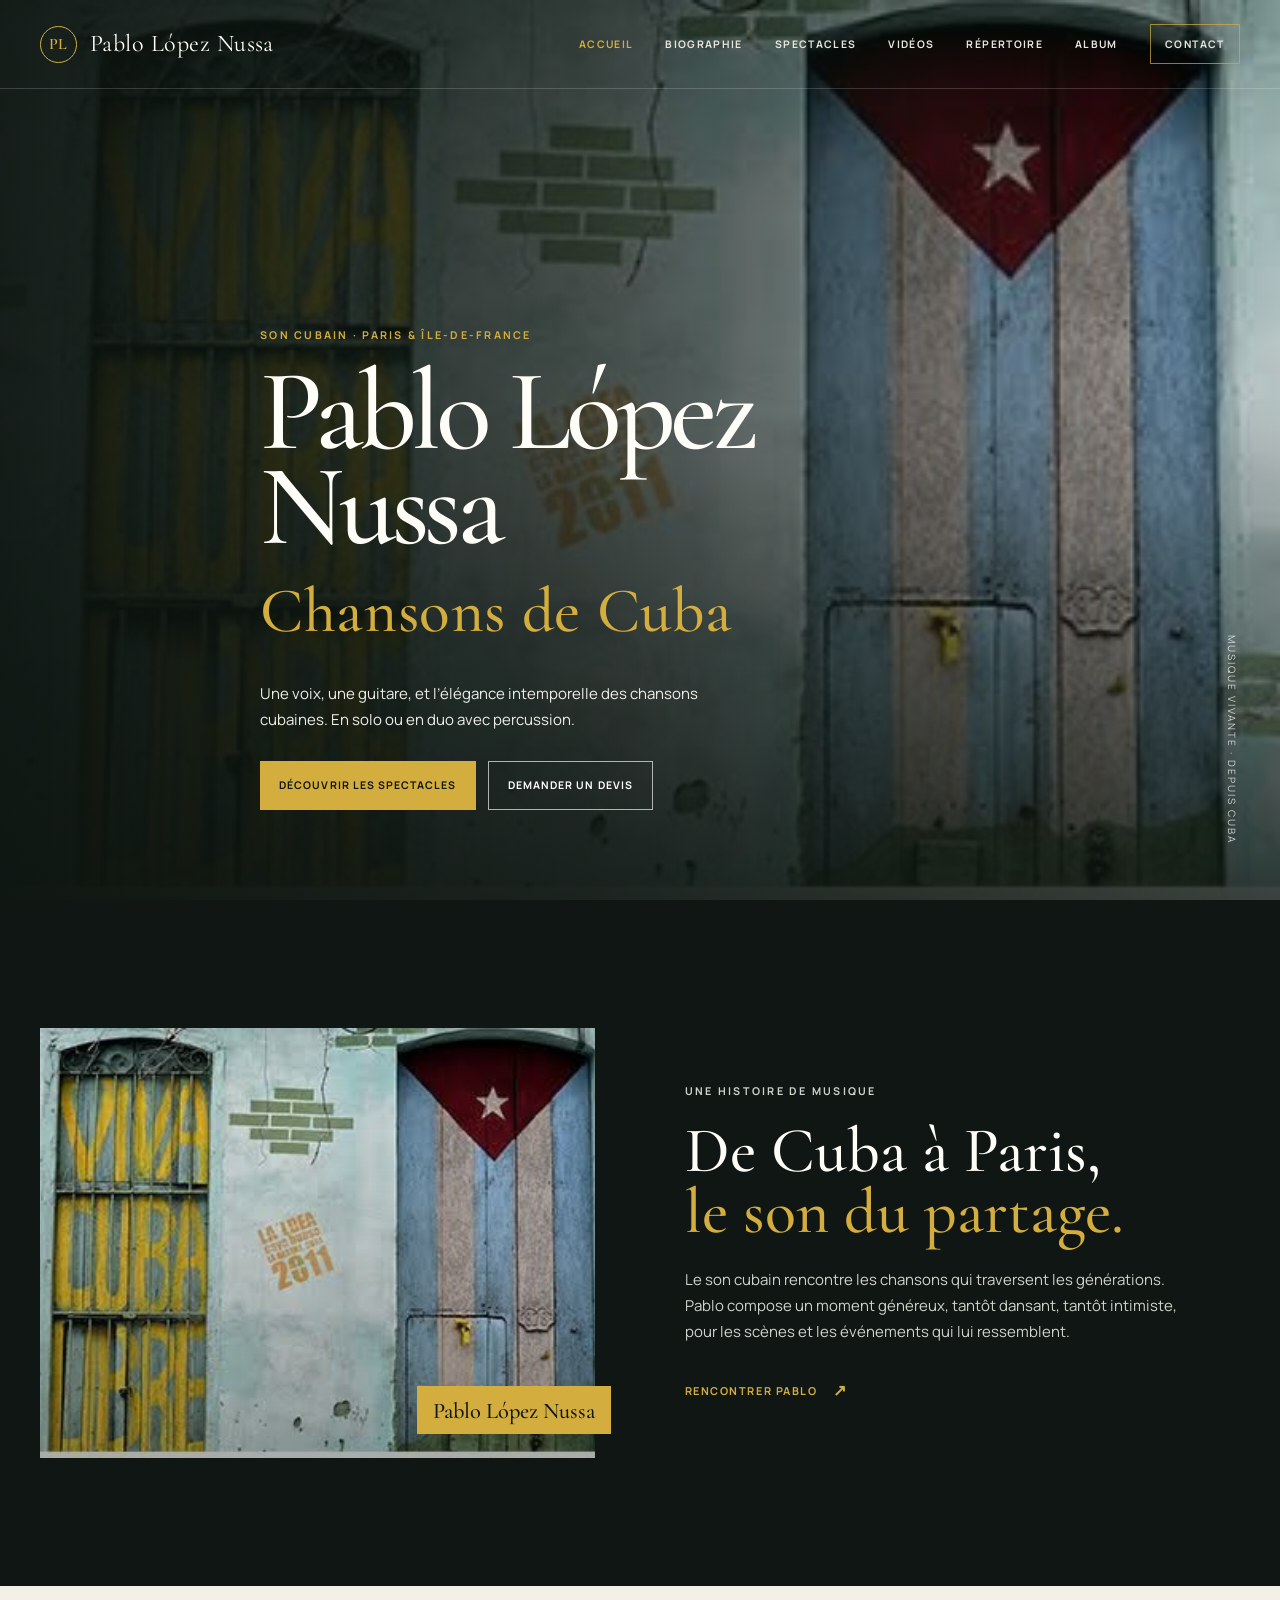
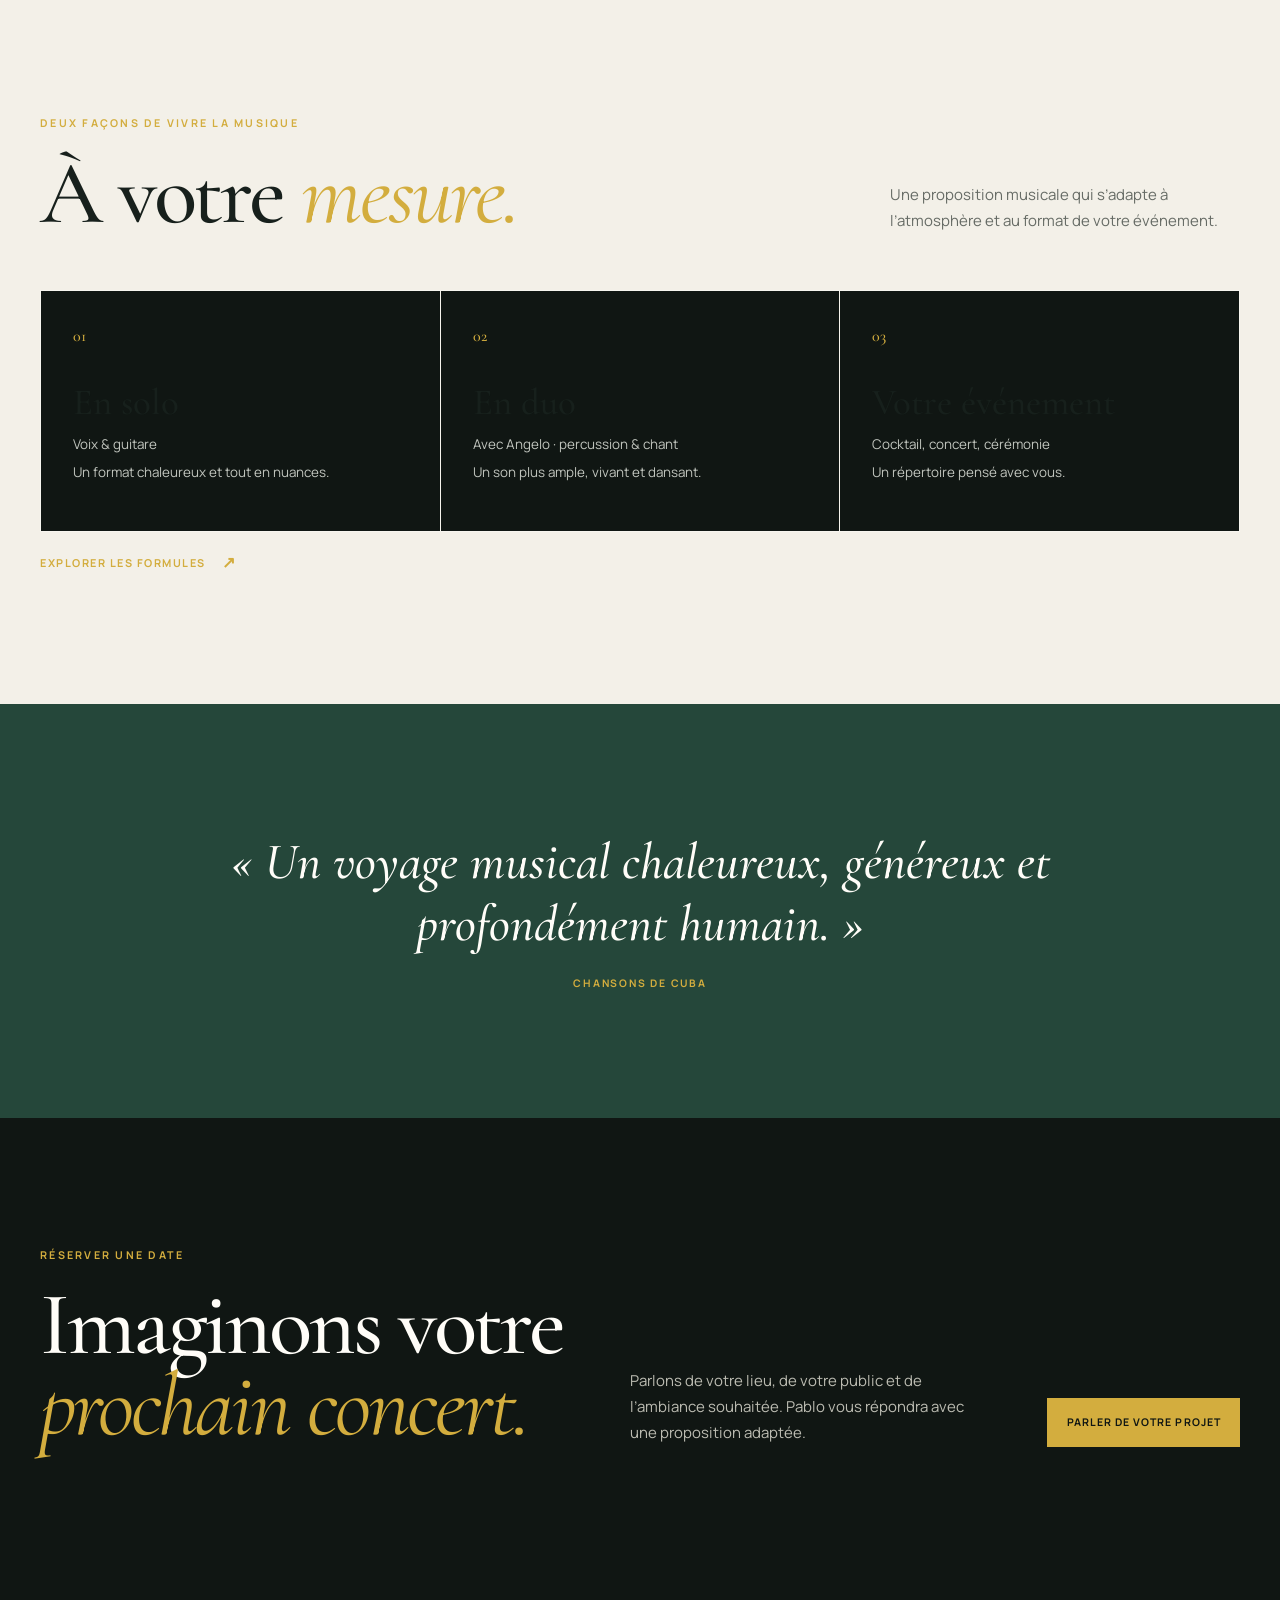
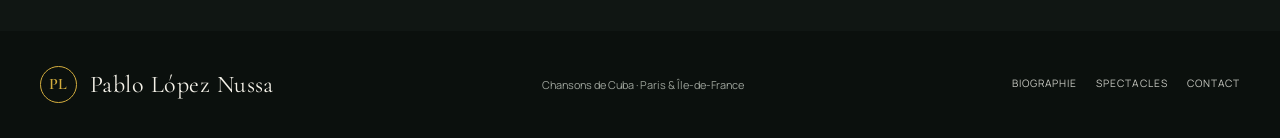
<file: theme-4/index.html>
<!doctype html>
<html lang="fr">
<head>
  <meta charset="utf-8"><meta name="viewport" content="width=device-width, initial-scale=1">
  <meta name="description" content="Pablo López Nussa — chansons de Cuba, musique live à Paris et en Île-de-France.">
  <title>Pablo López Nussa — Chansons de Cuba</title><link rel="stylesheet" href="style.css">
</head>
<body>
<a class="skip" href="#contenu">Aller au contenu</a>
<header class="topbar"><div class="wrap topbar-inner"><a class="brand" href="index.html"><span class="brand-mark">PL</span><span>Pablo López Nussa</span></a><button class="menu" aria-expanded="false" aria-label="Ouvrir le menu">☰</button><nav class="nav" aria-label="Navigation principale"><a href="index.html" aria-current="page">Accueil</a><a href="biographie.html">Biographie</a><a href="spectacles.html">Spectacles</a><a href="videos.html">Vidéos</a><a href="repertoire.html">Répertoire</a><a href="album.html">Album</a><a class="nav-contact" href="contact.html">Contact</a></nav></div></header>
<main id="contenu">
  <section class="hero"><div class="wrap hero-copy"><p class="eyebrow">Son cubain · Paris &amp; Île-de-France</p><h1>Pablo López Nussa<span>Chansons de Cuba</span></h1><p class="hero-lede">Une voix, une guitare, et l’élégance intemporelle des chansons cubaines. En solo ou en duo avec percussion.</p><div class="actions"><a class="button button-gold" href="spectacles.html">Découvrir les spectacles</a><a class="button button-outline" href="contact.html">Demander un devis</a></div></div><span class="hero-index">Musique vivante · Depuis Cuba</span></section>
  <section class="section section-dark"><div class="wrap feature-grid"><div class="feature-image" role="img" aria-label="Façades colorées de La Havane"></div><div class="feature-copy"><p class="kicker">Une histoire de musique</p><h2>De Cuba à Paris,<br><span>le son du partage.</span></h2><p>Le son cubain rencontre les chansons qui traversent les générations. Pablo compose un moment généreux, tantôt dansant, tantôt intimiste, pour les scènes et les événements qui lui ressemblent.</p><a class="text-link" href="biographie.html">Rencontrer Pablo</a></div></div></section>
  <section class="section section-paper"><div class="wrap"><div class="section-head"><div><p class="kicker">Deux façons de vivre la musique</p><h2>À votre <em>mesure.</em></h2></div><p>Une proposition musicale qui s’adapte à l’atmosphère et au format de votre événement.</p></div><div class="cards"><article class="card"><span class="number">01</span><h3>En solo</h3><p>Voix &amp; guitare</p><p>Un format chaleureux et tout en nuances.</p></article><article class="card"><span class="number">02</span><h3>En duo</h3><p>Avec Angelo · percussion &amp; chant</p><p>Un son plus ample, vivant et dansant.</p></article><article class="card"><span class="number">03</span><h3>Votre événement</h3><p>Cocktail, concert, cérémonie</p><p>Un répertoire pensé avec vous.</p></article></div><a class="text-link" href="spectacles.html">Explorer les formules</a></div></section>
  <section class="section section-green"><div class="wrap"><blockquote class="quote">« Un voyage musical chaleureux, généreux et profondément humain. »<span class="quote-by">Chansons de Cuba</span></blockquote></div></section>
  <section class="section section-dark"><div class="wrap section-head"><div><p class="kicker">Réserver une date</p><h2>Imaginons votre<br><em>prochain concert.</em></h2></div><p>Parlons de votre lieu, de votre public et de l’ambiance souhaitée. Pablo vous répondra avec une proposition adaptée.</p><a class="button button-gold" href="contact.html">Parler de votre projet</a></div></section>
</main>
<footer class="site-footer"><div class="wrap footer-inner"><a class="brand" href="index.html"><span class="brand-mark">PL</span><span>Pablo López Nussa</span></a><p>Chansons de Cuba · Paris &amp; Île-de-France</p><nav class="footer-nav"><a href="biographie.html">Biographie</a><a href="spectacles.html">Spectacles</a><a href="contact.html">Contact</a></nav></div></footer><script src="site.js"></script>
</body></html>
</file>
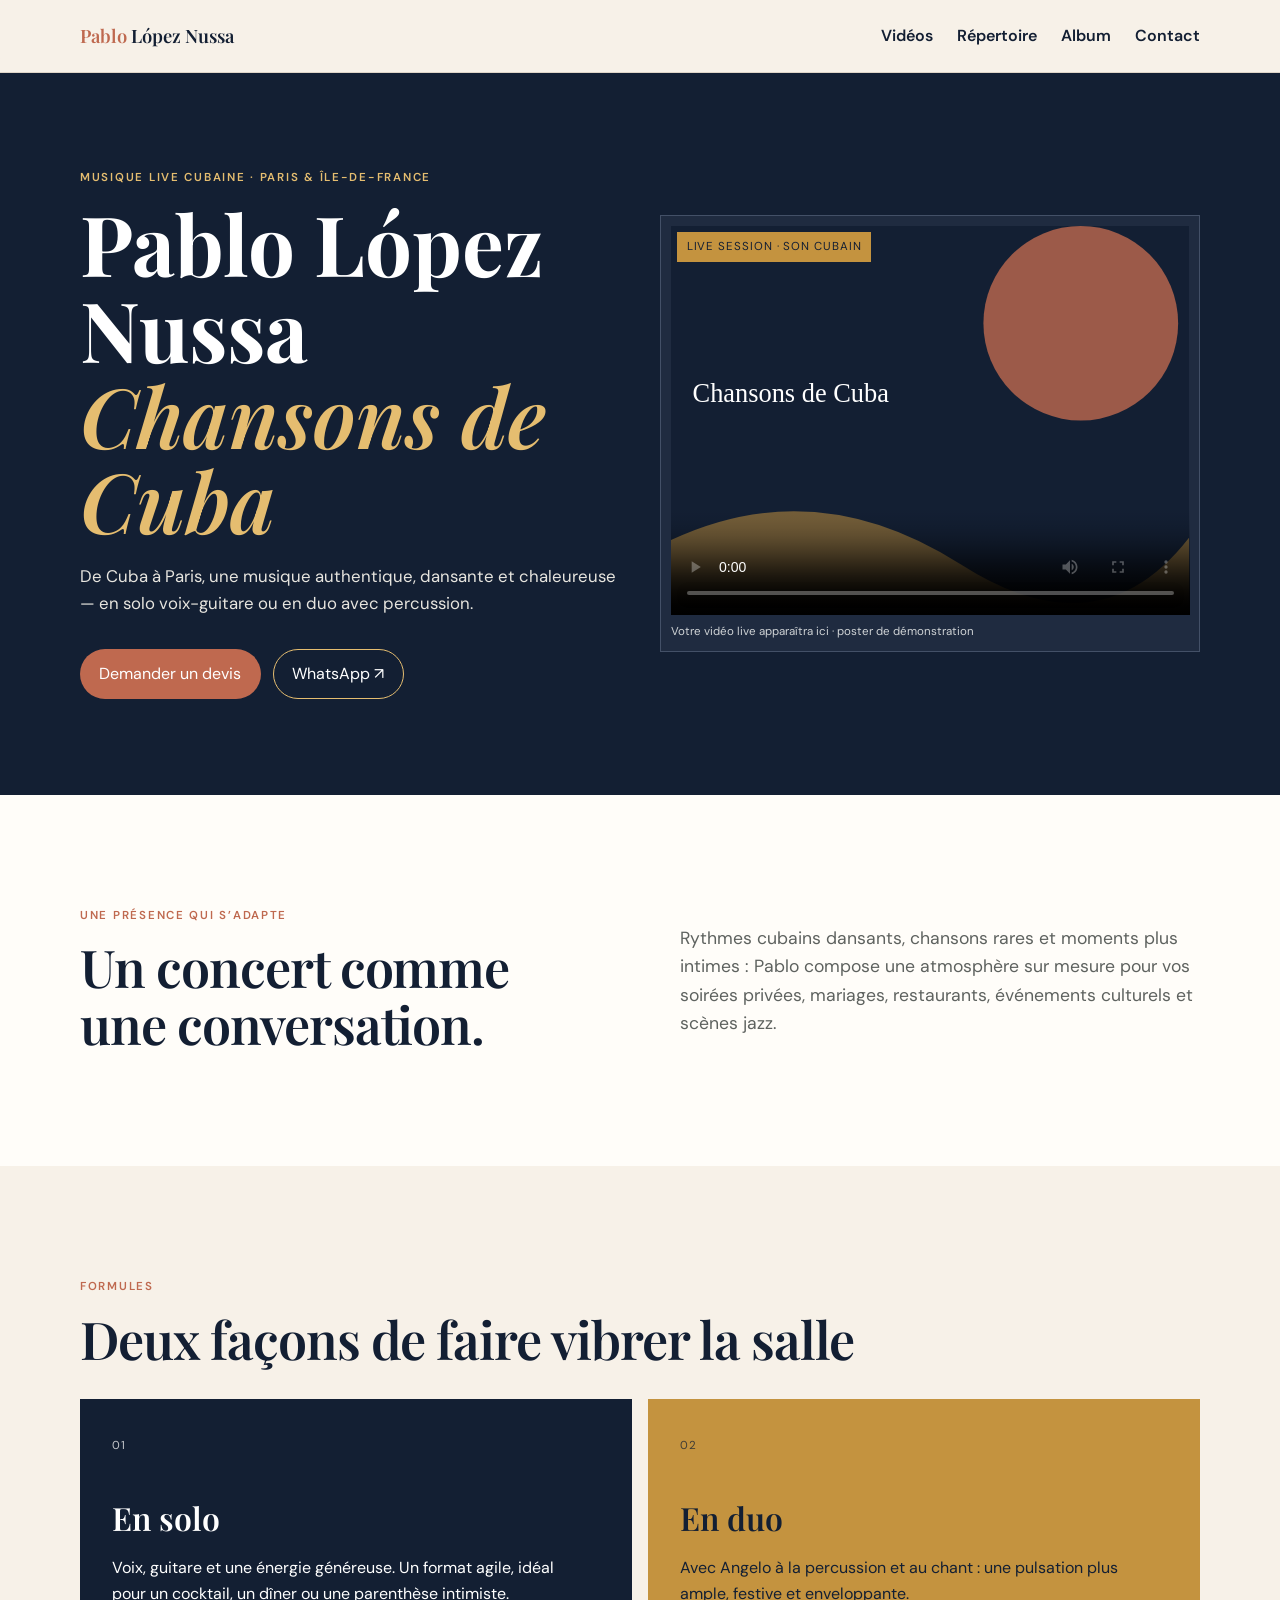
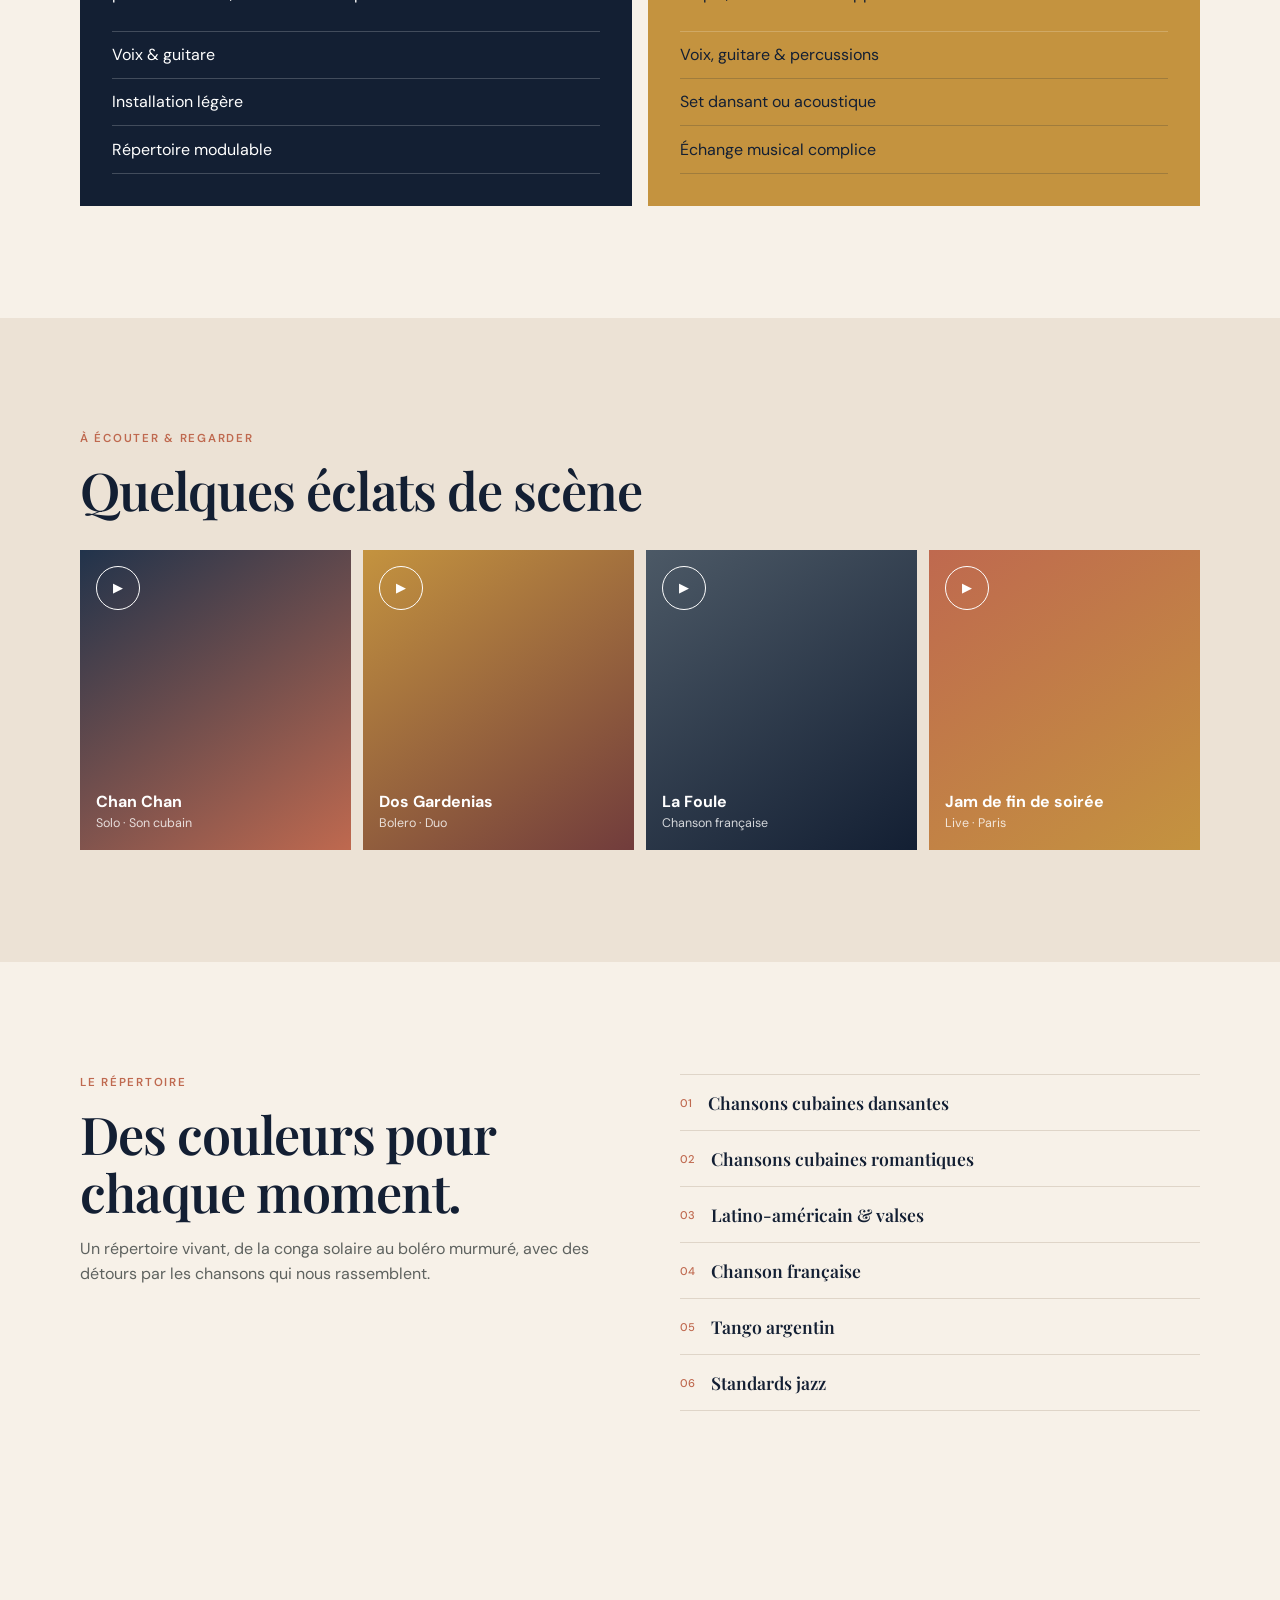
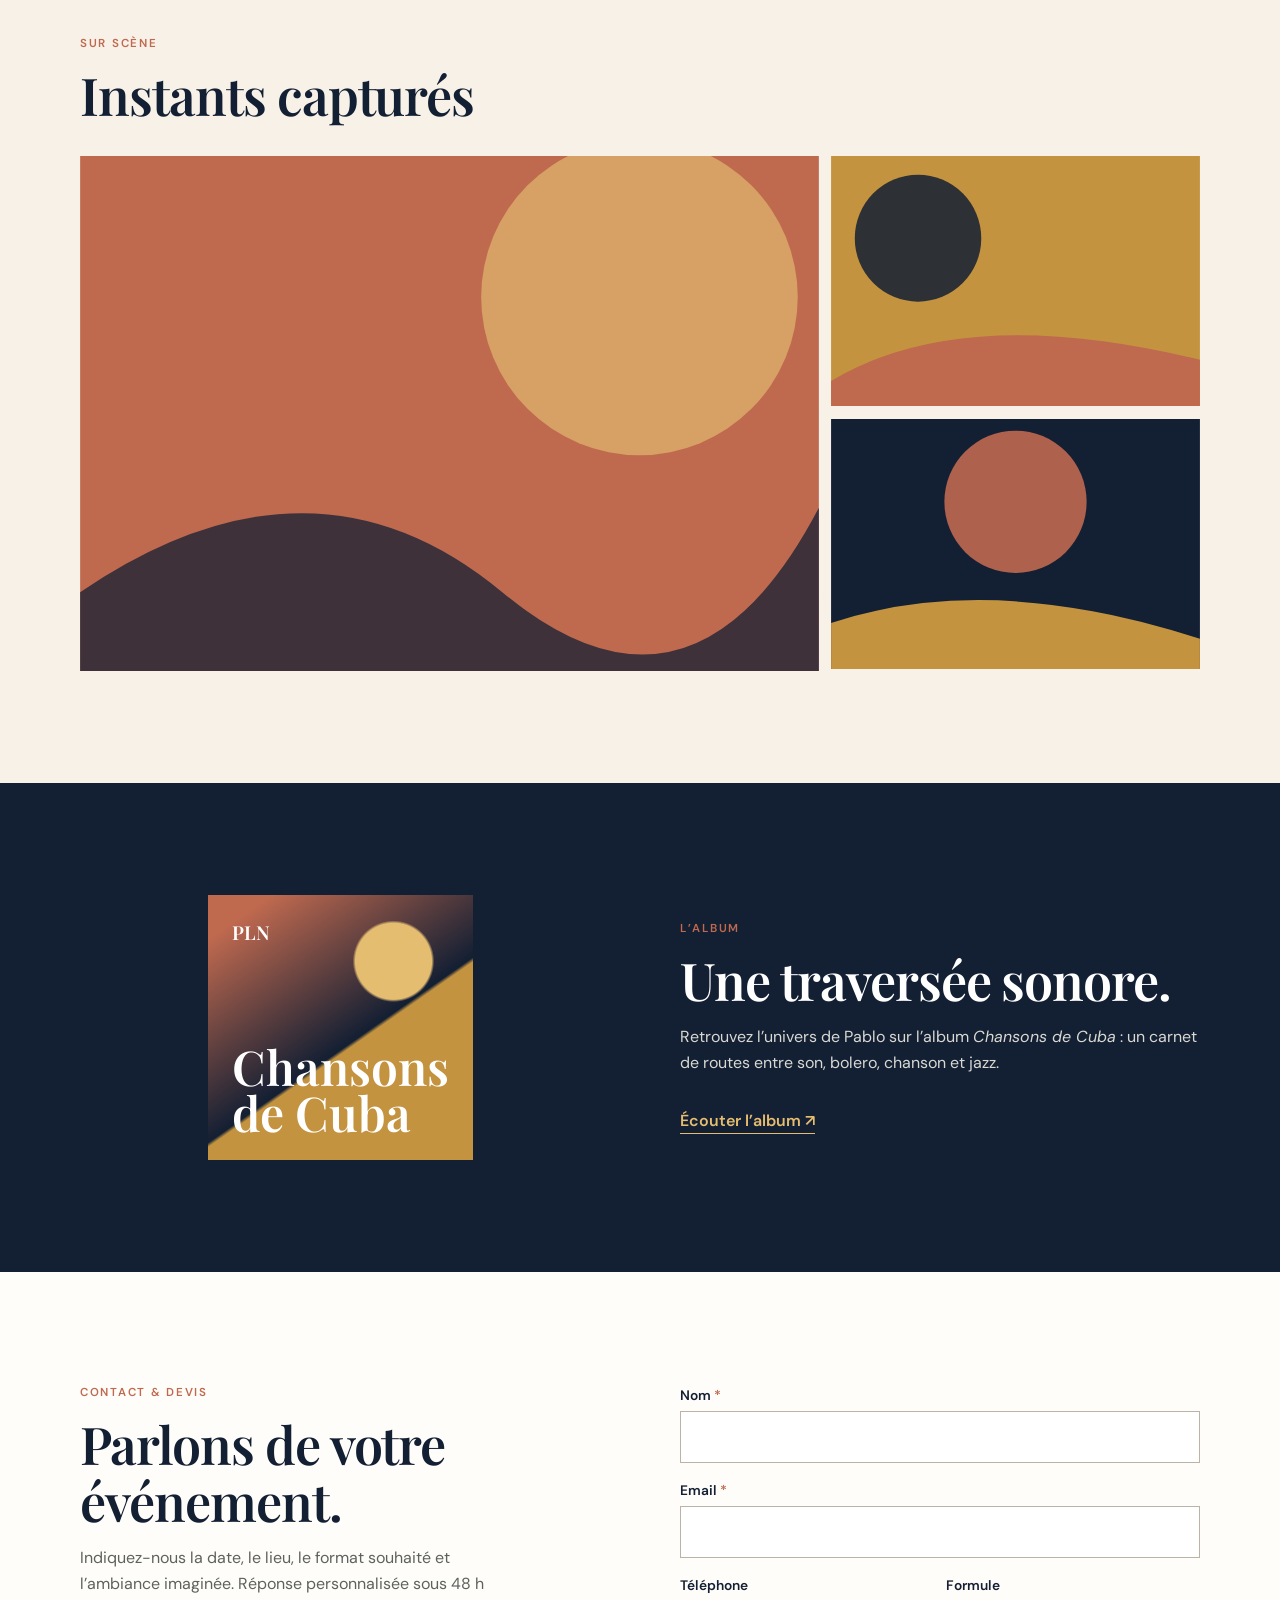
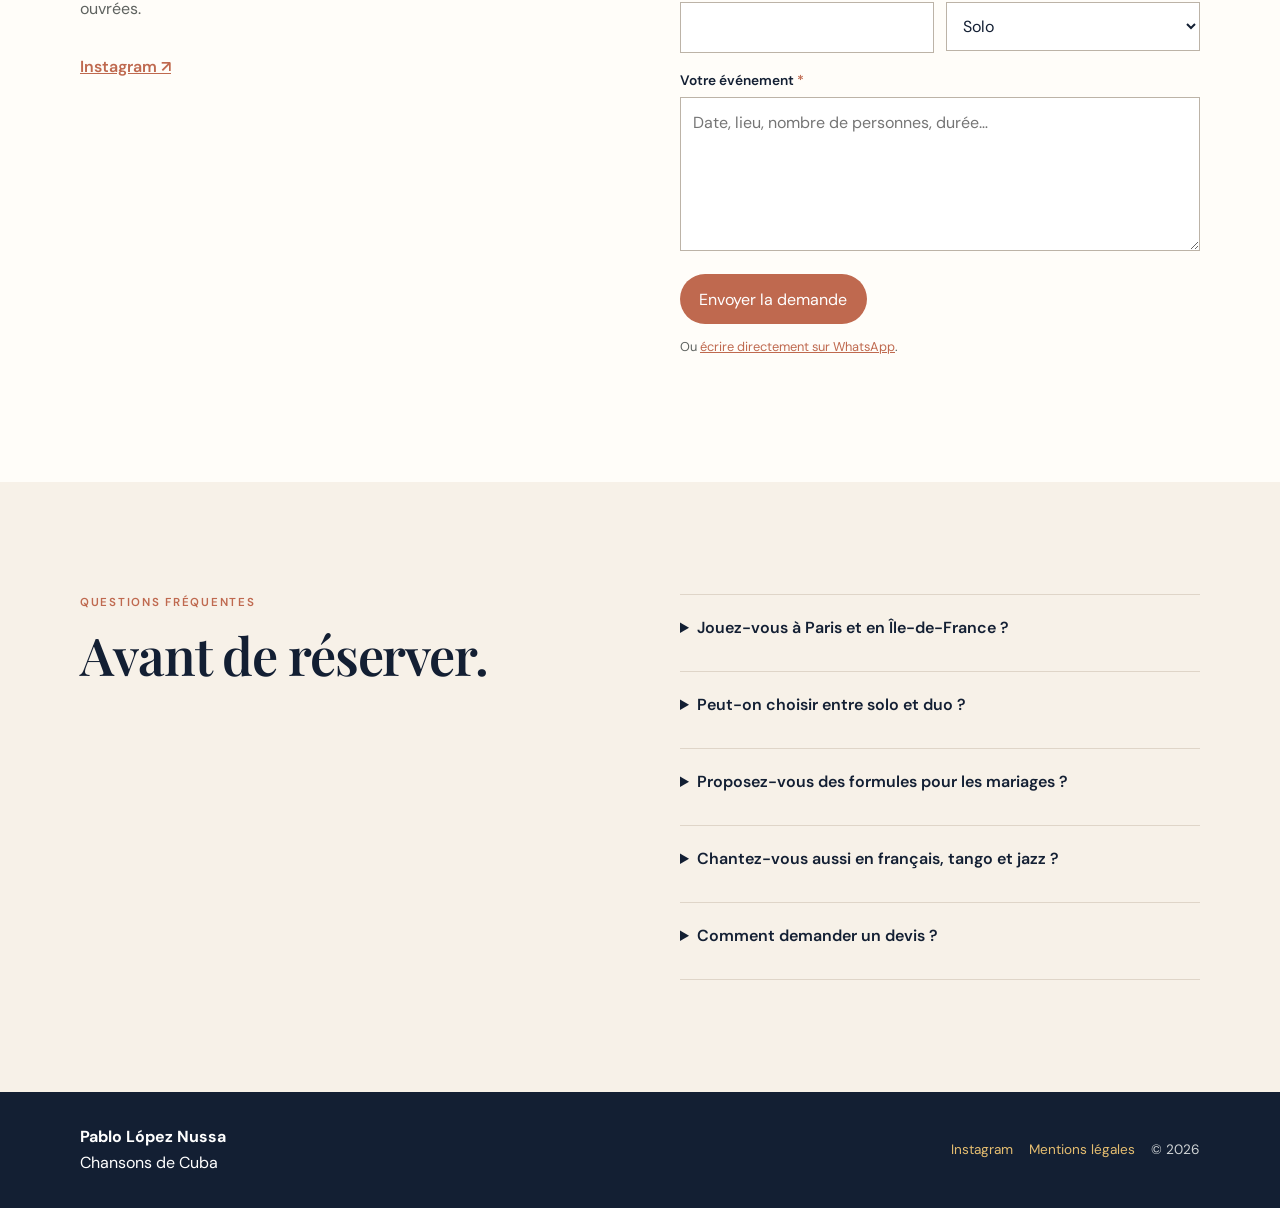
<file: theme/index.html>
<!doctype html>
<html lang="fr">
<head>
<meta charset="utf-8"><meta name="viewport" content="width=device-width, initial-scale=1">
<meta name="description" content="Pablo López Nussa — Chansons de Cuba, musique live cubaine en solo ou en duo à Paris et en Île-de-France.">
<title>Pablo López Nussa — Chansons de Cuba</title><link rel="stylesheet" href="style.css">
</head>
<body>
<a class="skip-link" href="#contenu">Aller au contenu</a>
<header class="site-header"><div class="container header-inner">
<a class="brand" href="#top" aria-label="Accueil Pablo López Nussa"><span>Pablo</span> López Nussa</a>
<button class="menu-toggle" type="button" aria-expanded="false" aria-controls="main-nav" aria-label="Ouvrir le menu">☰</button>
<nav id="main-nav" aria-label="Navigation principale"><a href="#videos">Vidéos</a><a href="#repertoire">Répertoire</a><a href="#album">Album</a><a href="#contact">Contact</a></nav>
</div></header>
<main id="contenu">
<section class="hero" id="top"><div class="container hero-grid"><div class="hero-copy"><p class="eyebrow">Musique live cubaine · Paris & Île-de-France</p><h1>Pablo López Nussa<br><em>Chansons de Cuba</em></h1><p class="lead">De Cuba à Paris, une musique authentique, dansante et chaleureuse — en solo voix-guitare ou en duo avec percussion.</p><div class="actions"><a class="button button-primary" href="#contact">Demander un devis</a><a class="button button-whatsapp" href="https://wa.me/33600000000" aria-label="Contacter Pablo López Nussa sur WhatsApp">WhatsApp ↗</a></div></div><div class="hero-media"><div class="media-label">Live session · Son cubain</div><video controls preload="metadata" poster="data:image/svg+xml,%3Csvg xmlns='http://www.w3.org/2000/svg' viewBox='0 0 900 620'%3E%3Crect width='900' height='620' fill='%23131f33'/%3E%3Ccircle cx='690' cy='155' r='155' fill='%23bf694f' opacity='.8'/%3E%3Cpath d='M0 520 Q250 380 500 540 T900 440 V620H0Z' fill='%23c4933f' opacity='.55'/%3E%3Ctext x='72' y='280' fill='white' font-size='42' font-family='Georgia'>Chansons de Cuba</text%3E%3C/svg%3E"><track kind="captions" srclang="fr" label="Français" src="data:text/vtt,WEBVTT%0A%0A00:00.000%20--%3E%2000:05.000%0ALive%20session%20—%20Chansons%20de%20Cuba."></video><p class="media-note">Votre vidéo live apparaîtra ici · poster de démonstration</p></div></div></section>
<section class="intro section"><div class="container intro-grid"><div><p class="eyebrow">Une présence qui s’adapte</p><h2>Un concert comme une conversation.</h2></div><p>Rythmes cubains dansants, chansons rares et moments plus intimes : Pablo compose une atmosphère sur mesure pour vos soirées privées, mariages, restaurants, événements culturels et scènes jazz.</p></div></section>
<section class="section" id="formules"><div class="container"><div class="section-heading"><p class="eyebrow">Formules</p><h2>Deux façons de faire vibrer la salle</h2></div><div class="cards"><article class="card card-dark"><span class="card-number">01</span><h3>En solo</h3><p>Voix, guitare et une énergie généreuse. Un format agile, idéal pour un cocktail, un dîner ou une parenthèse intimiste.</p><ul><li>Voix & guitare</li><li>Installation légère</li><li>Répertoire modulable</li></ul></article><article class="card card-ochre"><span class="card-number">02</span><h3>En duo</h3><p>Avec Angelo à la percussion et au chant : une pulsation plus ample, festive et enveloppante.</p><ul><li>Voix, guitare & percussions</li><li>Set dansant ou acoustique</li><li>Échange musical complice</li></ul></article></div></div></section>
<section class="section section-tinted" id="videos"><div class="container"><div class="section-heading"><p class="eyebrow">À écouter & regarder</p><h2>Quelques éclats de scène</h2></div><div class="video-grid"><a class="video-card" href="#contact"><span class="play">▶</span><span><b>Chan Chan</b><small>Solo · Son cubain</small></span></a><a class="video-card video-two" href="#contact"><span class="play">▶</span><span><b>Dos Gardenias</b><small>Bolero · Duo</small></span></a><a class="video-card video-three" href="#contact"><span class="play">▶</span><span><b>La Foule</b><small>Chanson française</small></span></a><a class="video-card video-four" href="#contact"><span class="play">▶</span><span><b>Jam de fin de soirée</b><small>Live · Paris</small></span></a></div></div></section>
<section class="section" id="repertoire"><div class="container repertoire-grid"><div><p class="eyebrow">Le répertoire</p><h2>Des couleurs pour chaque moment.</h2><p>Un répertoire vivant, de la conga solaire au boléro murmuré, avec des détours par les chansons qui nous rassemblent.</p></div><ul class="style-list"><li><span>01</span>Chansons cubaines dansantes</li><li><span>02</span>Chansons cubaines romantiques</li><li><span>03</span>Latino-américain & valses</li><li><span>04</span>Chanson française</li><li><span>05</span>Tango argentin</li><li><span>06</span>Standards jazz</li></ul></div></section>
<section class="section gallery-section"><div class="container"><div class="section-heading"><p class="eyebrow">Sur scène</p><h2>Instants capturés</h2></div><div class="gallery"><img src="data:image/svg+xml,%3Csvg xmlns='http://www.w3.org/2000/svg' viewBox='0 0 700 520'%3E%3Crect width='700' height='520' fill='%23bf694f'/%3E%3Ccircle cx='530' cy='150' r='150' fill='%23e5bd70' opacity='.65'/%3E%3Cpath d='M0 430 Q220 280 400 430 T700 350 V520H0Z' fill='%23131f33' opacity='.75'/%3E%3C/svg%3E" alt="Silhouette d'un musicien guitare à contre-jour sur scène"><img src="data:image/svg+xml,%3Csvg xmlns='http://www.w3.org/2000/svg' viewBox='0 0 700 520'%3E%3Crect width='700' height='520' fill='%23c4933f'/%3E%3Ccircle cx='165' cy='180' r='120' fill='%23131f33' opacity='.85'/%3E%3Cpath d='M0 450 Q250 300 700 410 V520H0Z' fill='%23bf694f'/%3E%3C/svg%3E" alt="Ambiance ocre et bleu nuit pendant un concert cubain"><img src="data:image/svg+xml,%3Csvg xmlns='http://www.w3.org/2000/svg' viewBox='0 0 700 520'%3E%3Crect width='700' height='520' fill='%23131f33'/%3E%3Ccircle cx='350' cy='180' r='135' fill='%23bf694f' opacity='.9'/%3E%3Cpath d='M0 410 Q300 310 700 440 V520H0Z' fill='%23c4933f'/%3E%3C/svg%3E" alt="Lumière de scène et cercle rouge pendant une performance"></div></div></section>
<section class="section album" id="album"><div class="container album-grid"><div class="album-art" role="img" aria-label="Pochette placeholder de l'album Chansons de Cuba"><span>PLN</span><small>Chansons<br>de Cuba</small></div><div><p class="eyebrow">L’album</p><h2>Une traversée sonore.</h2><p>Retrouvez l’univers de Pablo sur l’album <em>Chansons de Cuba</em> : un carnet de routes entre son, bolero, chanson et jazz.</p><a class="text-link" href="https://album.link/s/5hlKp6nbduCE7Co0KUM7Byn" target="_blank" rel="noopener">Écouter l’album ↗</a></div></div></section>
<section class="section contact-section" id="contact"><div class="container contact-grid"><div><p class="eyebrow">Contact & devis</p><h2>Parlons de votre événement.</h2><p class="contact-intro">Indiquez-nous la date, le lieu, le format souhaité et l’ambiance imaginée. Réponse personnalisée sous 48 h ouvrées.</p><a class="contact-social" href="https://instagram.com/" aria-label="Voir le profil Instagram de Pablo López Nussa">Instagram ↗</a></div><form action="mailto:contact@example.com" method="post" enctype="text/plain"><div class="form-row"><label for="nom">Nom <span>*</span></label><input id="nom" name="nom" type="text" autocomplete="name" required></div><div class="form-row"><label for="email">Email <span>*</span></label><input id="email" name="email" type="email" autocomplete="email" required></div><div class="form-row split"><div><label for="telephone">Téléphone</label><input id="telephone" name="telephone" type="tel" autocomplete="tel"></div><div><label for="prestation">Formule</label><select id="prestation" name="prestation"><option>Solo</option><option>Duo</option><option>À définir</option></select></div></div><div class="form-row"><label for="message">Votre événement <span>*</span></label><textarea id="message" name="message" rows="5" placeholder="Date, lieu, nombre de personnes, durée…" required></textarea></div><button class="button button-primary" type="submit">Envoyer la demande</button><p class="form-hint">Ou <a href="https://wa.me/33600000000">écrire directement sur WhatsApp</a>.</p></form></div></section>
<section class="section faq-section"><div class="container faq-grid"><div><p class="eyebrow">Questions fréquentes</p><h2>Avant de réserver.</h2></div><div class="faq"><details><summary>Jouez-vous à Paris et en Île-de-France ?</summary><p>Oui, Pablo se déplace à Paris et dans toute l’Île-de-France. Les frais de déplacement sont précisés dans le devis.</p></details><details><summary>Peut-on choisir entre solo et duo ?</summary><p>Oui. Le solo voix-guitare est intimiste et agile ; le duo avec percussion apporte une énergie plus dansante.</p></details><details><summary>Proposez-vous des formules pour les mariages ?</summary><p>Oui : cérémonie, cocktail, dîner ou bal. Le format et la durée sont construits selon le déroulé de votre journée.</p></details><details><summary>Chantez-vous aussi en français, tango et jazz ?</summary><p>Oui. Le répertoire mêle musique cubaine, chanson française, tango argentin, latino-américain et standards jazz.</p></details><details><summary>Comment demander un devis ?</summary><p>Remplissez le formulaire avec la date, le lieu, le format et quelques détails. Une réponse personnalisée vous sera envoyée sous 48 h ouvrées.</p></details></div></div></section>
</main><footer class="site-footer" id="mentions"><div class="container footer-inner"><p><strong>Pablo López Nussa</strong><br>Chansons de Cuba</p><div><a href="https://instagram.com/" aria-label="Instagram">Instagram</a><a href="#mentions">Mentions légales</a><span>© 2026</span></div></div></footer>
<script>const toggle=document.querySelector('.menu-toggle'),nav=document.querySelector('#main-nav');toggle.addEventListener('click',()=>{const open=toggle.getAttribute('aria-expanded')==='true';toggle.setAttribute('aria-expanded',String(!open));toggle.setAttribute('aria-label',open?'Ouvrir le menu':'Fermer le menu');nav.classList.toggle('is-open',!open)});nav.querySelectorAll('a').forEach(a=>a.addEventListener('click',()=>{toggle.setAttribute('aria-expanded','false');toggle.setAttribute('aria-label','Ouvrir le menu');nav.classList.remove('is-open')}));</script>
<script type="module" src="https://static.cloudflareinsights.com/beacon.min.js/v31edd6df95cf4e85bb4c19e7a9bdbcba1788362987495" integrity="sha512-iIg7k2xntmwu6/uSb5tpc/hySgZc4eoL31yB29W6tJFo2akwjPWcEqnCEdJvGexCL0KEQwVYv5BlowfhVz26hg==" data-cf-beacon='{"version":"2024.11.0","token":"8607d2a720d14b038279025b2b5a82e5","spa":2}' crossorigin="anonymous"></script>
</body></html>
</file>
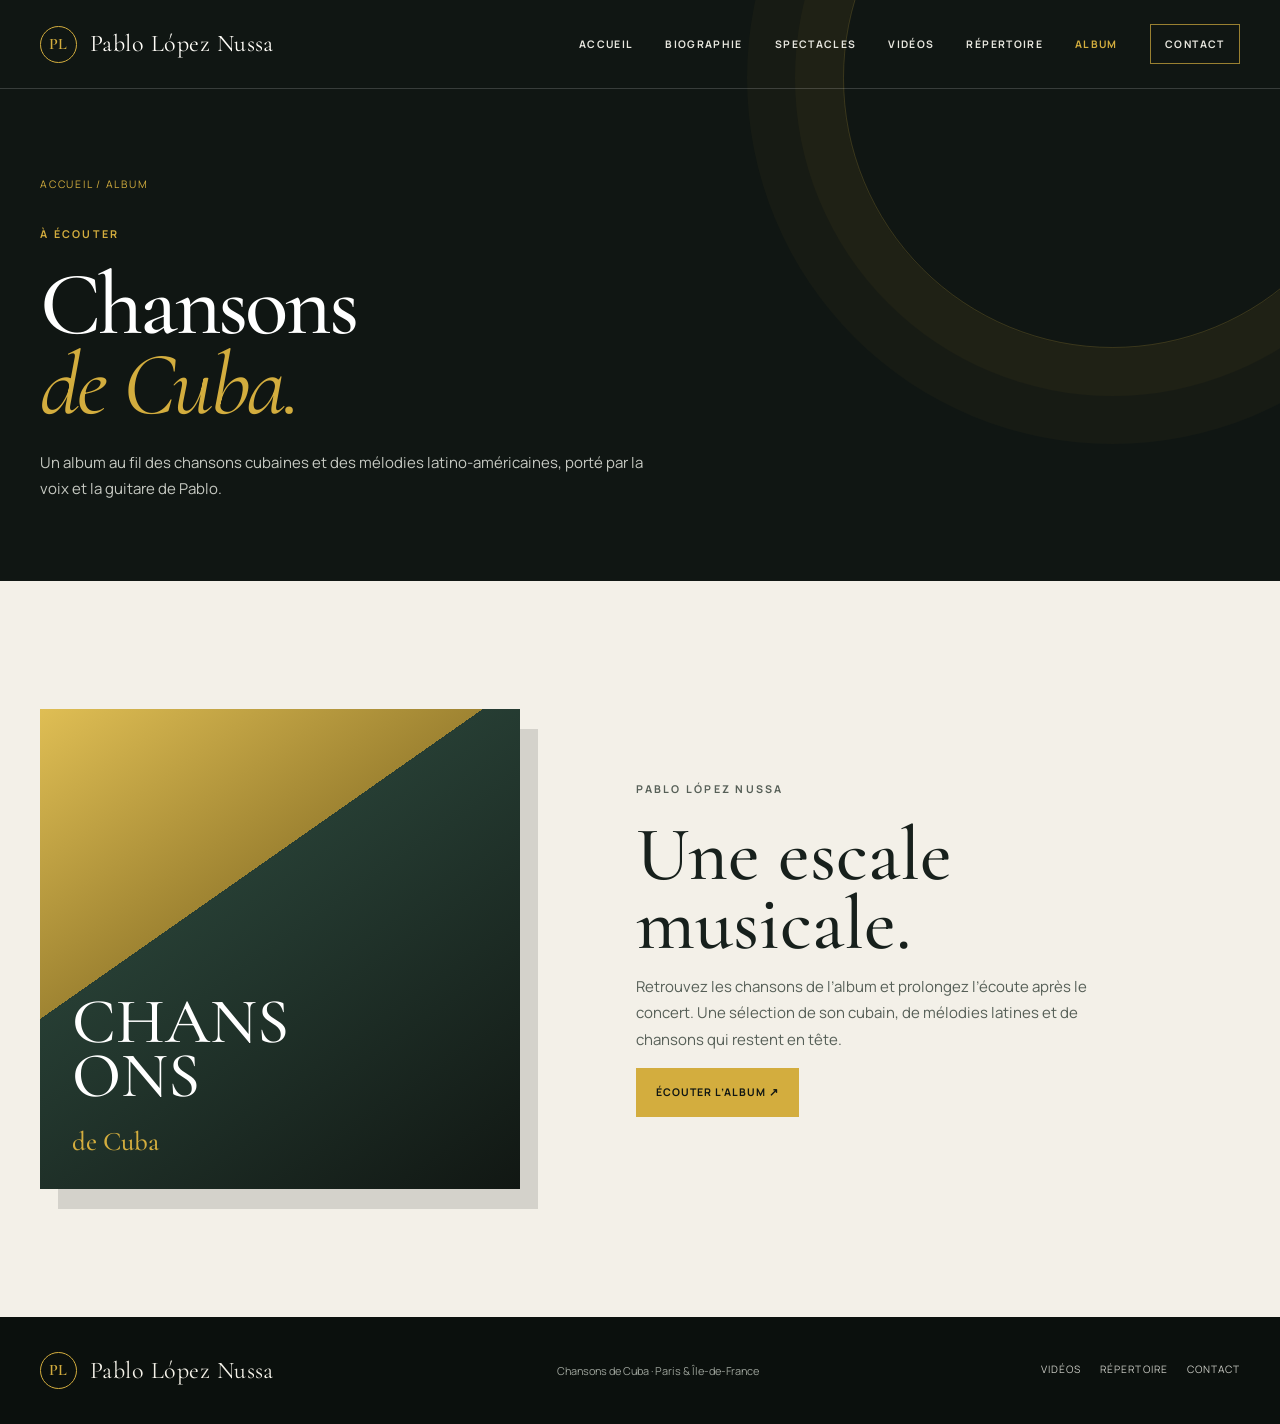
<file: theme-4/album.html>
<!doctype html><html lang="fr"><head><meta charset="utf-8"><meta name="viewport" content="width=device-width, initial-scale=1"><meta name="description" content="Écouter l’album Chansons de Cuba de Pablo López Nussa."><title>Album — Pablo López Nussa</title><link rel="stylesheet" href="style.css"></head><body>
<a class="skip" href="#contenu">Aller au contenu</a><header class="topbar"><div class="wrap topbar-inner"><a class="brand" href="index.html"><span class="brand-mark">PL</span><span>Pablo López Nussa</span></a><button class="menu" aria-expanded="false" aria-label="Ouvrir le menu">☰</button><nav class="nav" aria-label="Navigation principale"><a href="index.html">Accueil</a><a href="biographie.html">Biographie</a><a href="spectacles.html">Spectacles</a><a href="videos.html">Vidéos</a><a href="repertoire.html">Répertoire</a><a href="album.html" aria-current="page">Album</a><a class="nav-contact" href="contact.html">Contact</a></nav></div></header>
<main id="contenu"><section class="page-hero"><div class="wrap"><p class="breadcrumb">Accueil / Album</p><p class="kicker">À écouter</p><h1 class="page-title">Chansons<br><em>de Cuba.</em></h1><p class="page-intro">Un album au fil des chansons cubaines et des mélodies latino-américaines, porté par la voix et la guitare de Pablo.</p></div></section><section class="section section-paper"><div class="wrap album-layout"><div class="album-cover" role="img" aria-label="Visuel typographique Chansons de Cuba"><span>CHANS<br>ONS<br><small style="font-size:.42em;color:var(--gold)">de Cuba</small></span></div><div class="album-copy"><p class="kicker">Pablo López Nussa</p><h2>Une escale<br>musicale.</h2><p>Retrouvez les chansons de l’album et prolongez l’écoute après le concert. Une sélection de son cubain, de mélodies latines et de chansons qui restent en tête.</p><a class="button button-gold" href="https://album.link/s/5hlKp6nbduCE7Co0KUM7Byn" target="_blank" rel="noopener">Écouter l’album ↗</a></div></div></section></main>
<footer class="site-footer"><div class="wrap footer-inner"><a class="brand" href="index.html"><span class="brand-mark">PL</span><span>Pablo López Nussa</span></a><p>Chansons de Cuba · Paris &amp; Île-de-France</p><nav class="footer-nav"><a href="videos.html">Vidéos</a><a href="repertoire.html">Répertoire</a><a href="contact.html">Contact</a></nav></div></footer><script src="site.js"></script></body></html>
</file>
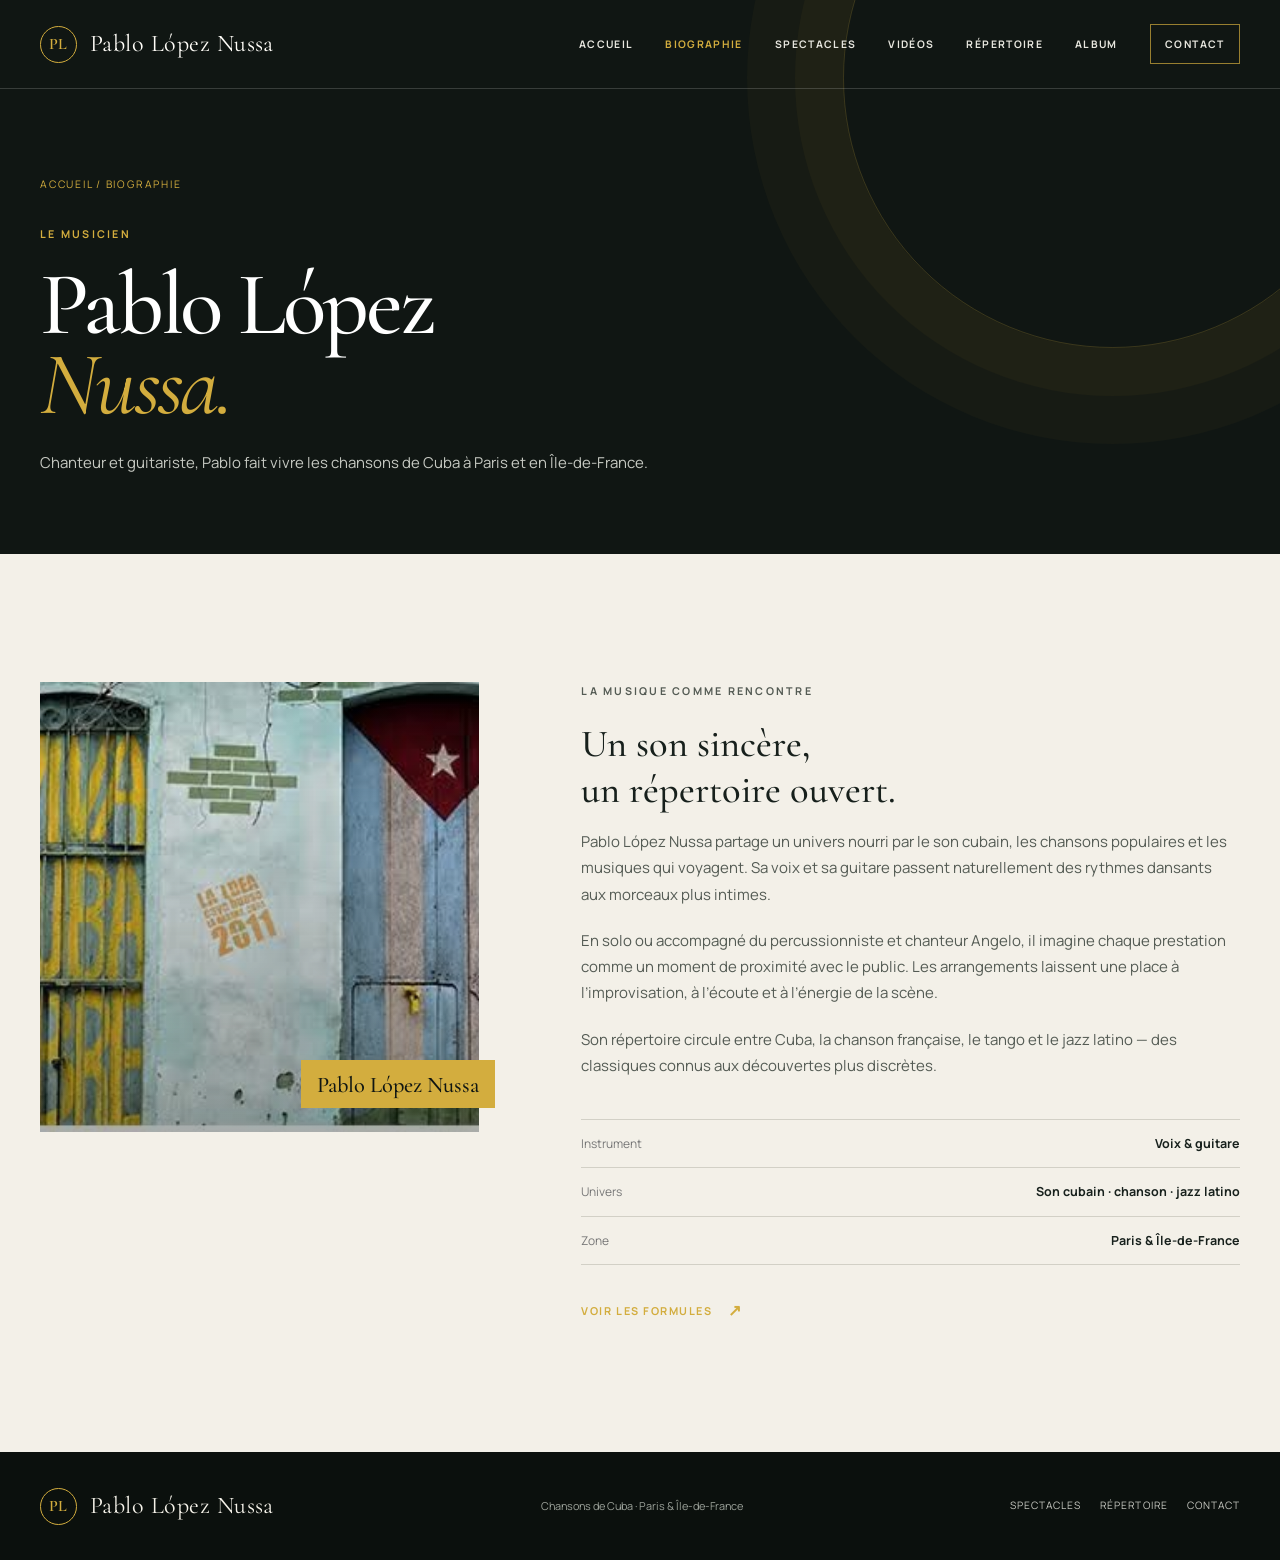
<file: theme-4/biographie.html>
<!doctype html><html lang="fr"><head><meta charset="utf-8"><meta name="viewport" content="width=device-width, initial-scale=1"><meta name="description" content="Découvrez Pablo López Nussa et son univers musical cubain."><title>Biographie — Pablo López Nussa</title><link rel="stylesheet" href="style.css"></head><body>
<a class="skip" href="#contenu">Aller au contenu</a><header class="topbar"><div class="wrap topbar-inner"><a class="brand" href="index.html"><span class="brand-mark">PL</span><span>Pablo López Nussa</span></a><button class="menu" aria-expanded="false" aria-label="Ouvrir le menu">☰</button><nav class="nav" aria-label="Navigation principale"><a href="index.html">Accueil</a><a href="biographie.html" aria-current="page">Biographie</a><a href="spectacles.html">Spectacles</a><a href="videos.html">Vidéos</a><a href="repertoire.html">Répertoire</a><a href="album.html">Album</a><a class="nav-contact" href="contact.html">Contact</a></nav></div></header>
<main id="contenu"><section class="page-hero"><div class="wrap"><p class="breadcrumb">Accueil / Biographie</p><p class="kicker">Le musicien</p><h1 class="page-title">Pablo López<br><em>Nussa.</em></h1><p class="page-intro">Chanteur et guitariste, Pablo fait vivre les chansons de Cuba à Paris et en Île-de-France.</p></div></section><section class="section section-paper"><div class="wrap bio-layout"><aside class="bio-aside"><div class="feature-image" role="img" aria-label="Une porte colorée à La Havane"></div></aside><article class="bio-copy"><p class="kicker">La musique comme rencontre</p><h2>Un son sincère,<br>un répertoire ouvert.</h2><p>Pablo López Nussa partage un univers nourri par le son cubain, les chansons populaires et les musiques qui voyagent. Sa voix et sa guitare passent naturellement des rythmes dansants aux morceaux plus intimes.</p><p>En solo ou accompagné du percussionniste et chanteur Angelo, il imagine chaque prestation comme un moment de proximité avec le public. Les arrangements laissent une place à l’improvisation, à l’écoute et à l’énergie de la scène.</p><p>Son répertoire circule entre Cuba, la chanson française, le tango et le jazz latino — des classiques connus aux découvertes plus discrètes.</p><dl class="bio-facts"><div><dt>Instrument</dt><dd>Voix &amp; guitare</dd></div><div><dt>Univers</dt><dd>Son cubain · chanson · jazz latino</dd></div><div><dt>Zone</dt><dd>Paris &amp; Île-de-France</dd></div></dl><a class="text-link" href="spectacles.html">Voir les formules</a></article></div></section></main>
<footer class="site-footer"><div class="wrap footer-inner"><a class="brand" href="index.html"><span class="brand-mark">PL</span><span>Pablo López Nussa</span></a><p>Chansons de Cuba · Paris &amp; Île-de-France</p><nav class="footer-nav"><a href="spectacles.html">Spectacles</a><a href="repertoire.html">Répertoire</a><a href="contact.html">Contact</a></nav></div></footer><script src="site.js"></script></body></html>
</file>
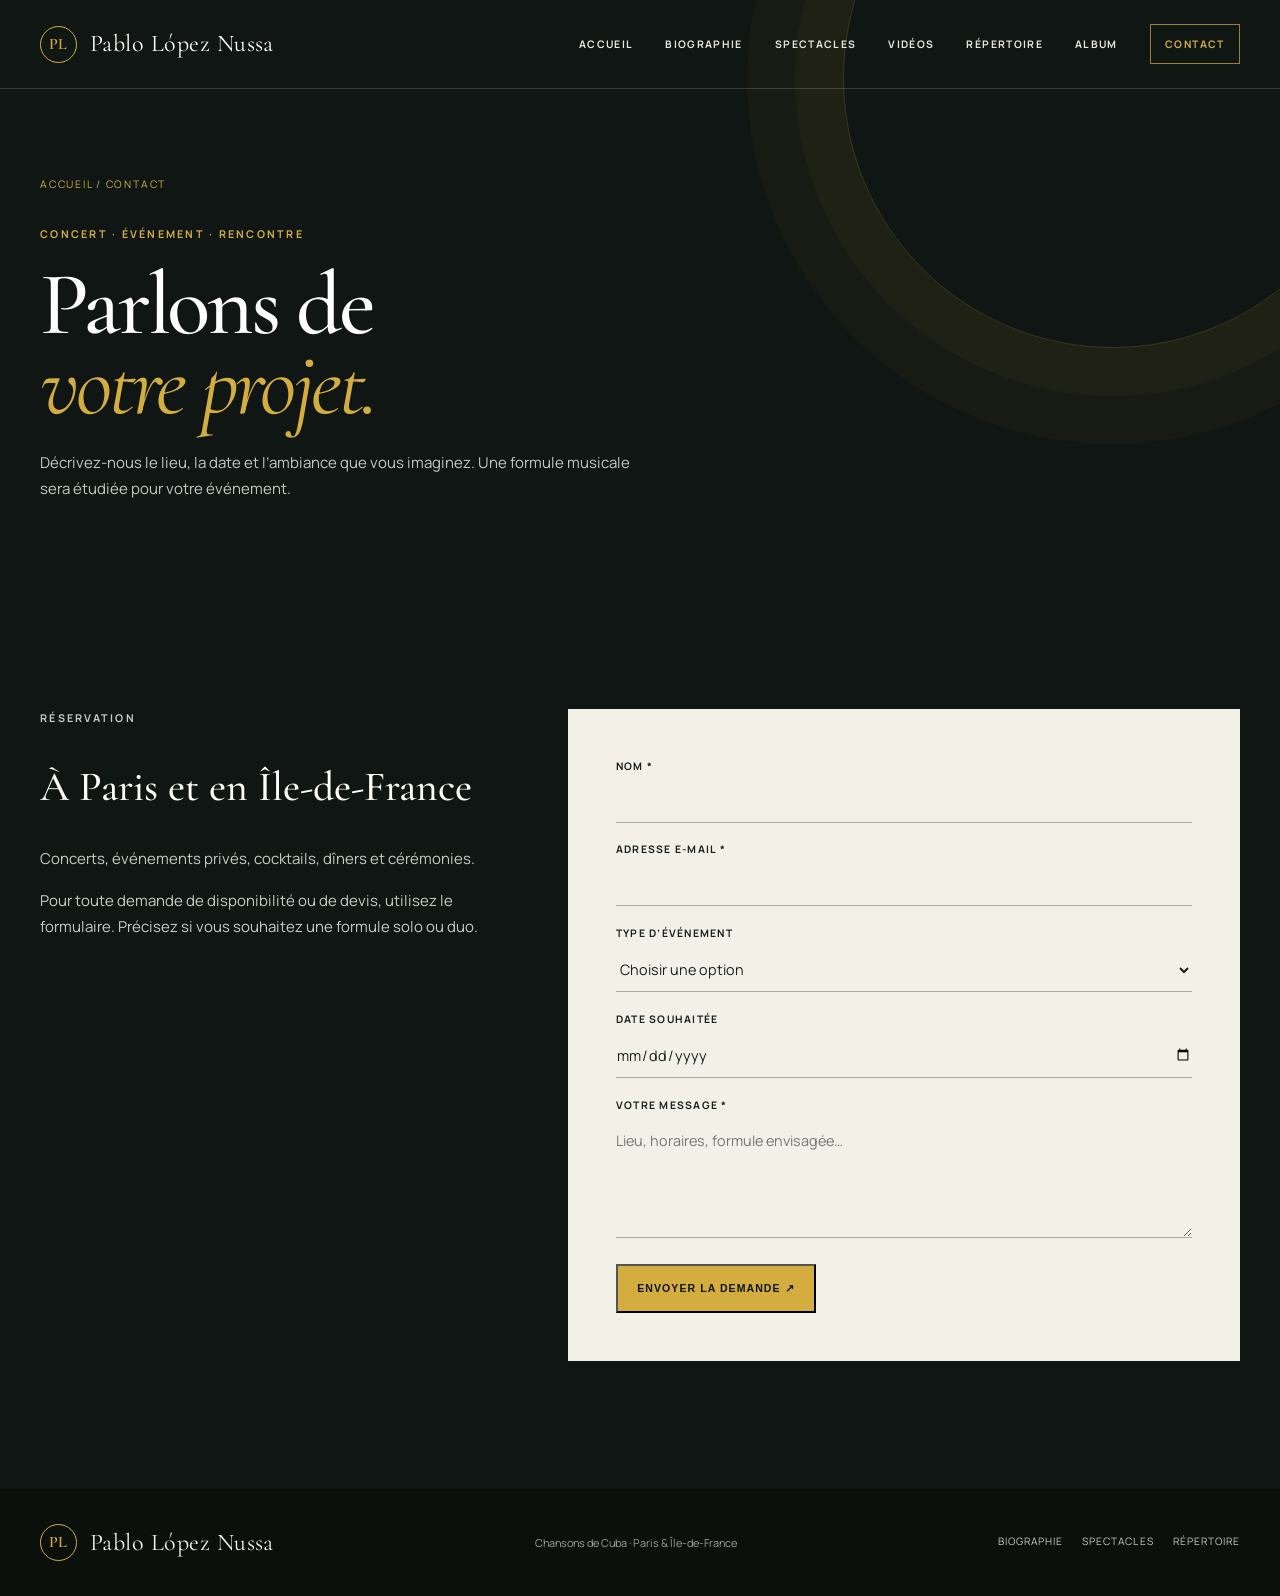
<file: theme-4/contact.html>
<!doctype html><html lang="fr"><head><meta charset="utf-8"><meta name="viewport" content="width=device-width, initial-scale=1"><meta name="description" content="Contacter Pablo López Nussa pour un concert ou un événement."><title>Contact &amp; réservation — Pablo López Nussa</title><link rel="stylesheet" href="style.css"></head><body>
<a class="skip" href="#contenu">Aller au contenu</a><header class="topbar"><div class="wrap topbar-inner"><a class="brand" href="index.html"><span class="brand-mark">PL</span><span>Pablo López Nussa</span></a><button class="menu" aria-expanded="false" aria-label="Ouvrir le menu">☰</button><nav class="nav" aria-label="Navigation principale"><a href="index.html">Accueil</a><a href="biographie.html">Biographie</a><a href="spectacles.html">Spectacles</a><a href="videos.html">Vidéos</a><a href="repertoire.html">Répertoire</a><a href="album.html">Album</a><a class="nav-contact" href="contact.html" aria-current="page">Contact</a></nav></div></header>
<main id="contenu"><section class="page-hero"><div class="wrap"><p class="breadcrumb">Accueil / Contact</p><p class="kicker">Concert · Événement · Rencontre</p><h1 class="page-title">Parlons de<br><em>votre projet.</em></h1><p class="page-intro">Décrivez-nous le lieu, la date et l’ambiance que vous imaginez. Une formule musicale sera étudiée pour votre événement.</p></div></section><section class="section section-dark"><div class="wrap contact-grid"><div class="contact-details"><p class="kicker">Réservation</p><h2>À Paris et en Île-de-France</h2><p>Concerts, événements privés, cocktails, dîners et cérémonies.</p><p>Pour toute demande de disponibilité ou de devis, utilisez le formulaire. Précisez si vous souhaitez une formule solo ou duo.</p></div><form class="contact-form" action="#" method="post"><div class="field"><label for="name">Nom *</label><input id="name" name="name" autocomplete="name" required></div><div class="field"><label for="email">Adresse e-mail *</label><input id="email" name="email" type="email" autocomplete="email" required></div><div class="field"><label for="event">Type d’événement</label><select id="event" name="event"><option value="">Choisir une option</option><option>Concert / festival</option><option>Mariage / cérémonie</option><option>Cocktail / dîner</option><option>Événement privé</option><option>Autre</option></select></div><div class="field"><label for="date">Date souhaitée</label><input id="date" name="date" type="date"></div><div class="field"><label for="message">Votre message *</label><textarea id="message" name="message" rows="5" placeholder="Lieu, horaires, formule envisagée…" required></textarea></div><button class="button button-gold" type="submit">Envoyer la demande ↗</button></form></div></section></main>
<footer class="site-footer"><div class="wrap footer-inner"><a class="brand" href="index.html"><span class="brand-mark">PL</span><span>Pablo López Nussa</span></a><p>Chansons de Cuba · Paris &amp; Île-de-France</p><nav class="footer-nav"><a href="biographie.html">Biographie</a><a href="spectacles.html">Spectacles</a><a href="repertoire.html">Répertoire</a></nav></div></footer><script src="site.js"></script></body></html>
</file>
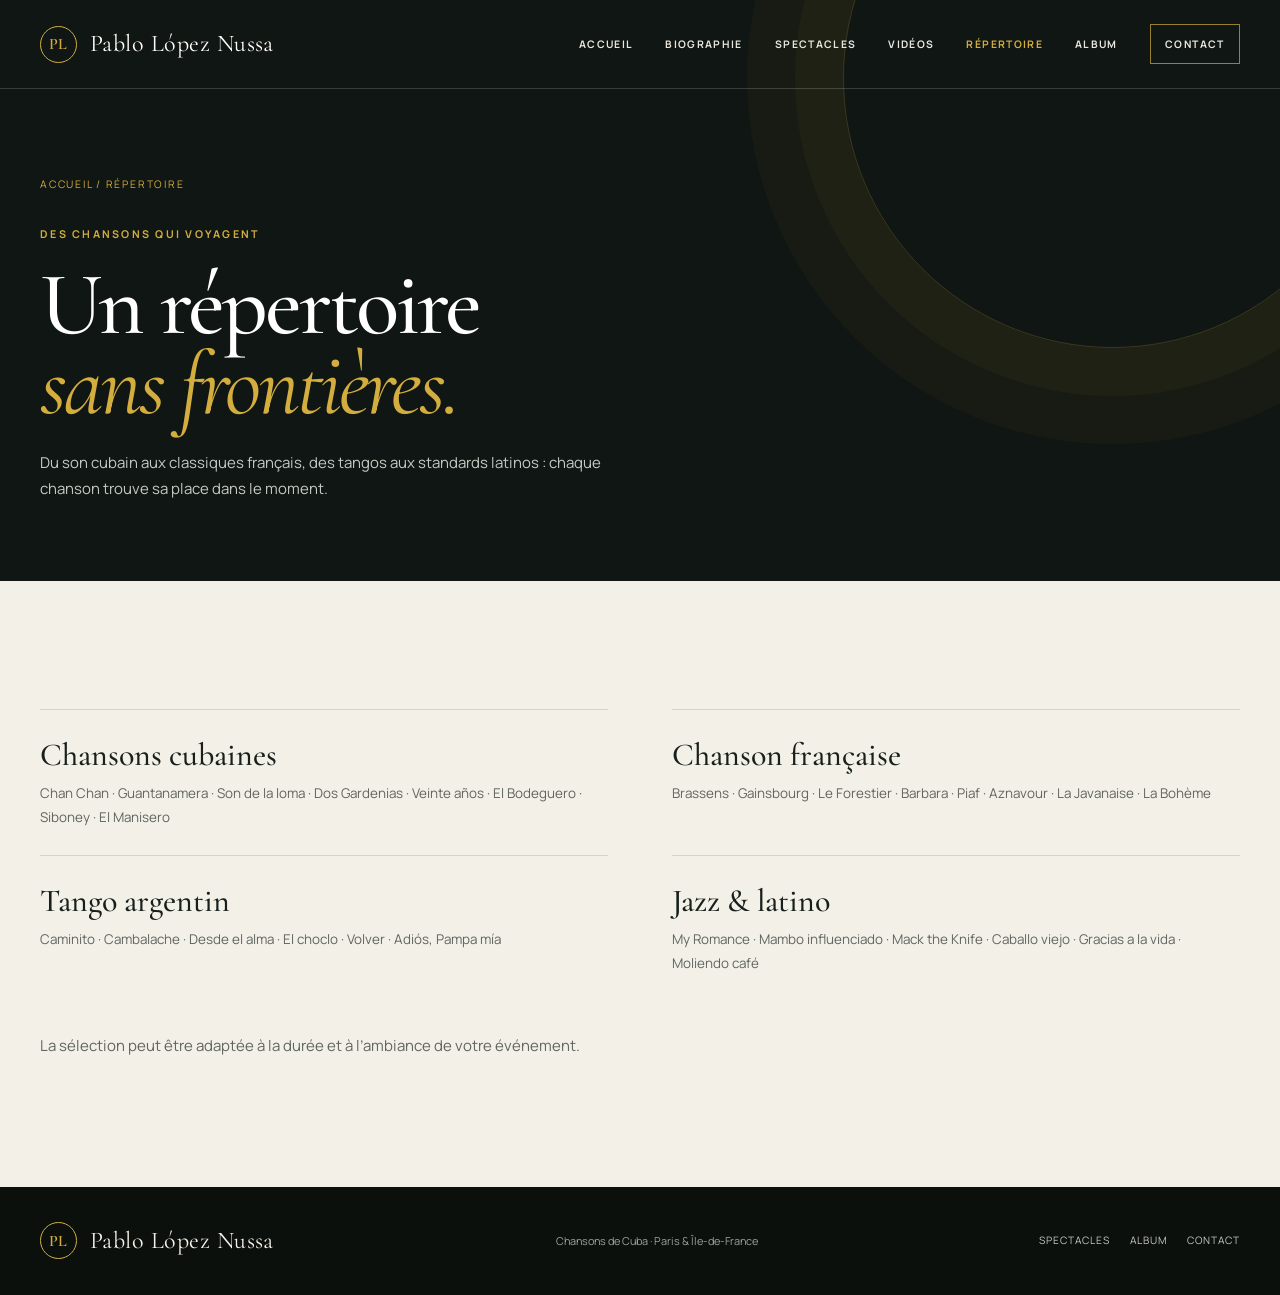
<file: theme-4/repertoire.html>
<!doctype html><html lang="fr"><head><meta charset="utf-8"><meta name="viewport" content="width=device-width, initial-scale=1"><meta name="description" content="Répertoire de Pablo López Nussa : son cubain, chanson française, tango et jazz latino."><title>Répertoire — Pablo López Nussa</title><link rel="stylesheet" href="style.css"></head><body>
<a class="skip" href="#contenu">Aller au contenu</a><header class="topbar"><div class="wrap topbar-inner"><a class="brand" href="index.html"><span class="brand-mark">PL</span><span>Pablo López Nussa</span></a><button class="menu" aria-expanded="false" aria-label="Ouvrir le menu">☰</button><nav class="nav" aria-label="Navigation principale"><a href="index.html">Accueil</a><a href="biographie.html">Biographie</a><a href="spectacles.html">Spectacles</a><a href="videos.html">Vidéos</a><a href="repertoire.html" aria-current="page">Répertoire</a><a href="album.html">Album</a><a class="nav-contact" href="contact.html">Contact</a></nav></div></header>
<main id="contenu"><section class="page-hero"><div class="wrap"><p class="breadcrumb">Accueil / Répertoire</p><p class="kicker">Des chansons qui voyagent</p><h1 class="page-title">Un répertoire<br><em>sans frontières.</em></h1><p class="page-intro">Du son cubain aux classiques français, des tangos aux standards latinos : chaque chanson trouve sa place dans le moment.</p></div></section><section class="section section-paper"><div class="wrap"><div class="genre-list"><article class="genre"><h2>Chansons cubaines</h2><p>Chan Chan · Guantanamera · Son de la loma · Dos Gardenias · Veinte años · El Bodeguero · Siboney · El Manisero</p></article><article class="genre"><h2>Chanson française</h2><p>Brassens · Gainsbourg · Le Forestier · Barbara · Piaf · Aznavour · La Javanaise · La Bohème</p></article><article class="genre"><h2>Tango argentin</h2><p>Caminito · Cambalache · Desde el alma · El choclo · Volver · Adiós, Pampa mía</p></article><article class="genre"><h2>Jazz &amp; latino</h2><p>My Romance · Mambo influenciado · Mack the Knife · Caballo viejo · Gracias a la vida · Moliendo café</p></article></div><p class="page-intro" style="color:#60665e;margin-top:2rem">La sélection peut être adaptée à la durée et à l’ambiance de votre événement.</p></div></section></main>
<footer class="site-footer"><div class="wrap footer-inner"><a class="brand" href="index.html"><span class="brand-mark">PL</span><span>Pablo López Nussa</span></a><p>Chansons de Cuba · Paris &amp; Île-de-France</p><nav class="footer-nav"><a href="spectacles.html">Spectacles</a><a href="album.html">Album</a><a href="contact.html">Contact</a></nav></div></footer><script src="site.js"></script></body></html>
</file>
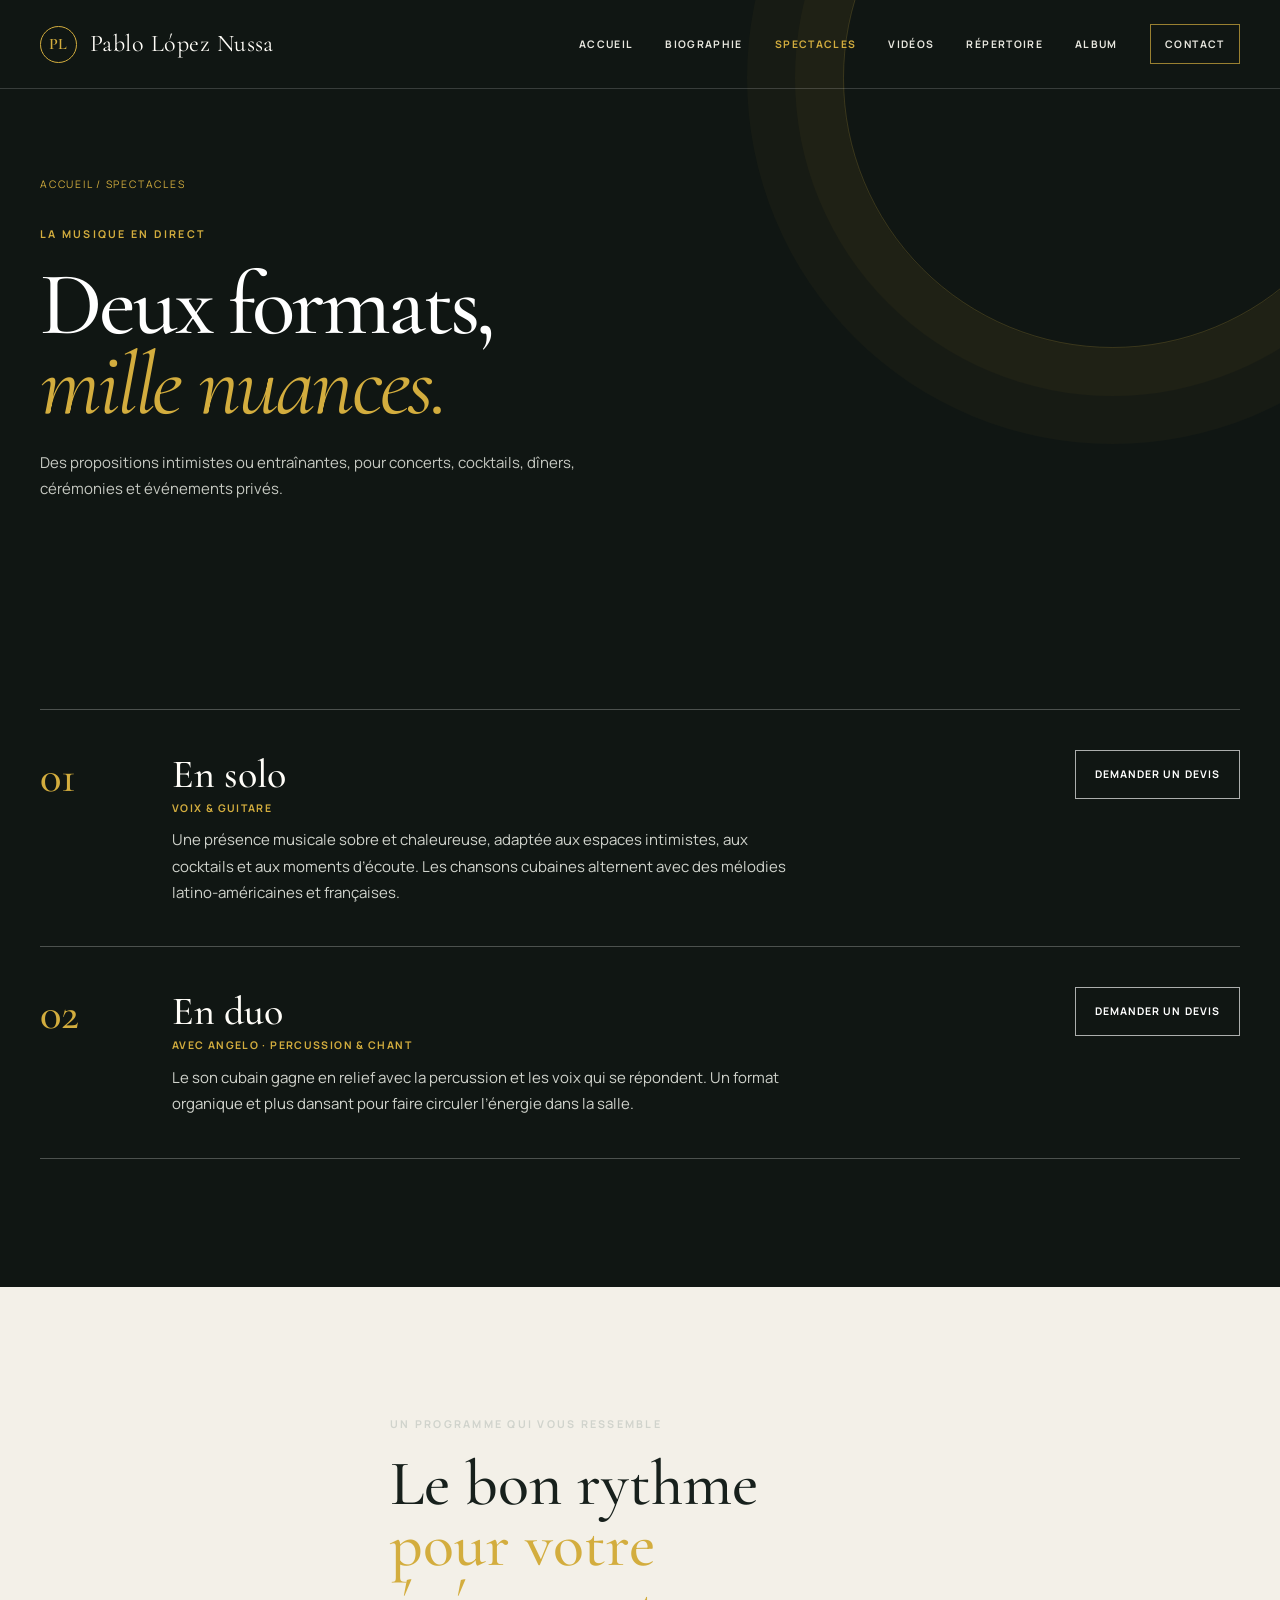
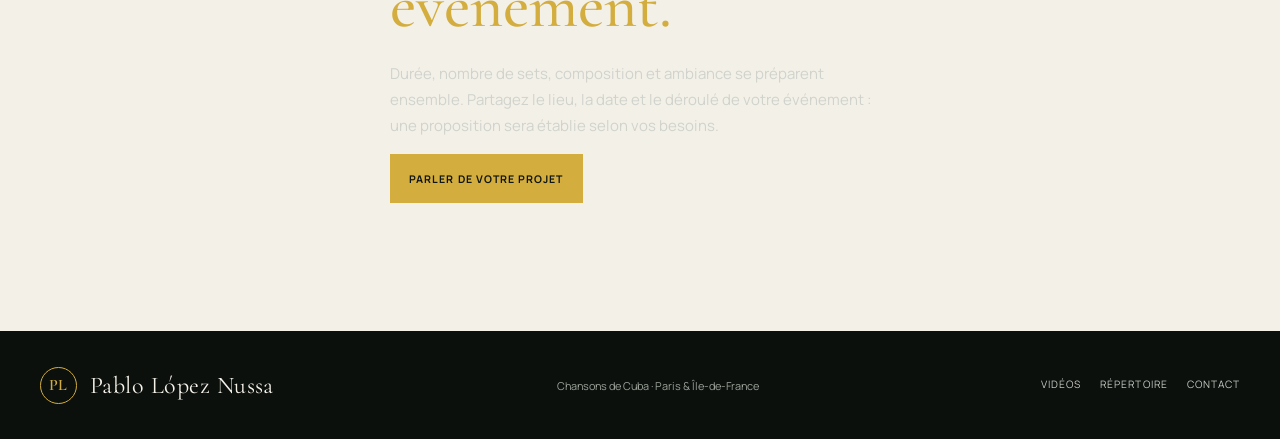
<file: theme-4/spectacles.html>
<!doctype html><html lang="fr"><head><meta charset="utf-8"><meta name="viewport" content="width=device-width, initial-scale=1"><meta name="description" content="Les formules musicales de Pablo López Nussa, en solo ou en duo."><title>Spectacles — Pablo López Nussa</title><link rel="stylesheet" href="style.css"></head><body>
<a class="skip" href="#contenu">Aller au contenu</a><header class="topbar"><div class="wrap topbar-inner"><a class="brand" href="index.html"><span class="brand-mark">PL</span><span>Pablo López Nussa</span></a><button class="menu" aria-expanded="false" aria-label="Ouvrir le menu">☰</button><nav class="nav" aria-label="Navigation principale"><a href="index.html">Accueil</a><a href="biographie.html">Biographie</a><a href="spectacles.html" aria-current="page">Spectacles</a><a href="videos.html">Vidéos</a><a href="repertoire.html">Répertoire</a><a href="album.html">Album</a><a class="nav-contact" href="contact.html">Contact</a></nav></div></header>
<main id="contenu"><section class="page-hero"><div class="wrap"><p class="breadcrumb">Accueil / Spectacles</p><p class="kicker">La musique en direct</p><h1 class="page-title">Deux formats,<br><em>mille nuances.</em></h1><p class="page-intro">Des propositions intimistes ou entraînantes, pour concerts, cocktails, dîners, cérémonies et événements privés.</p></div></section><section class="section section-dark"><div class="wrap"><article class="formula-detail"><span class="number">01</span><div><h2>En solo</h2><h3>Voix &amp; guitare</h3><p>Une présence musicale sobre et chaleureuse, adaptée aux espaces intimistes, aux cocktails et aux moments d’écoute. Les chansons cubaines alternent avec des mélodies latino-américaines et françaises.</p></div><a class="button button-outline" href="contact.html">Demander un devis</a></article><article class="formula-detail"><span class="number">02</span><div><h2>En duo</h2><h3>Avec Angelo · percussion &amp; chant</h3><p>Le son cubain gagne en relief avec la percussion et les voix qui se répondent. Un format organique et plus dansant pour faire circuler l’énergie dans la salle.</p></div><a class="button button-outline" href="contact.html">Demander un devis</a></article></div></section><section class="section section-paper"><div class="wrap feature-copy"><p class="kicker">Un programme qui vous ressemble</p><h2>Le bon rythme<br><span>pour votre événement.</span></h2><p>Durée, nombre de sets, composition et ambiance se préparent ensemble. Partagez le lieu, la date et le déroulé de votre événement : une proposition sera établie selon vos besoins.</p><a class="button button-gold" href="contact.html">Parler de votre projet</a></div></section></main>
<footer class="site-footer"><div class="wrap footer-inner"><a class="brand" href="index.html"><span class="brand-mark">PL</span><span>Pablo López Nussa</span></a><p>Chansons de Cuba · Paris &amp; Île-de-France</p><nav class="footer-nav"><a href="videos.html">Vidéos</a><a href="repertoire.html">Répertoire</a><a href="contact.html">Contact</a></nav></div></footer><script src="site.js"></script></body></html>
</file>
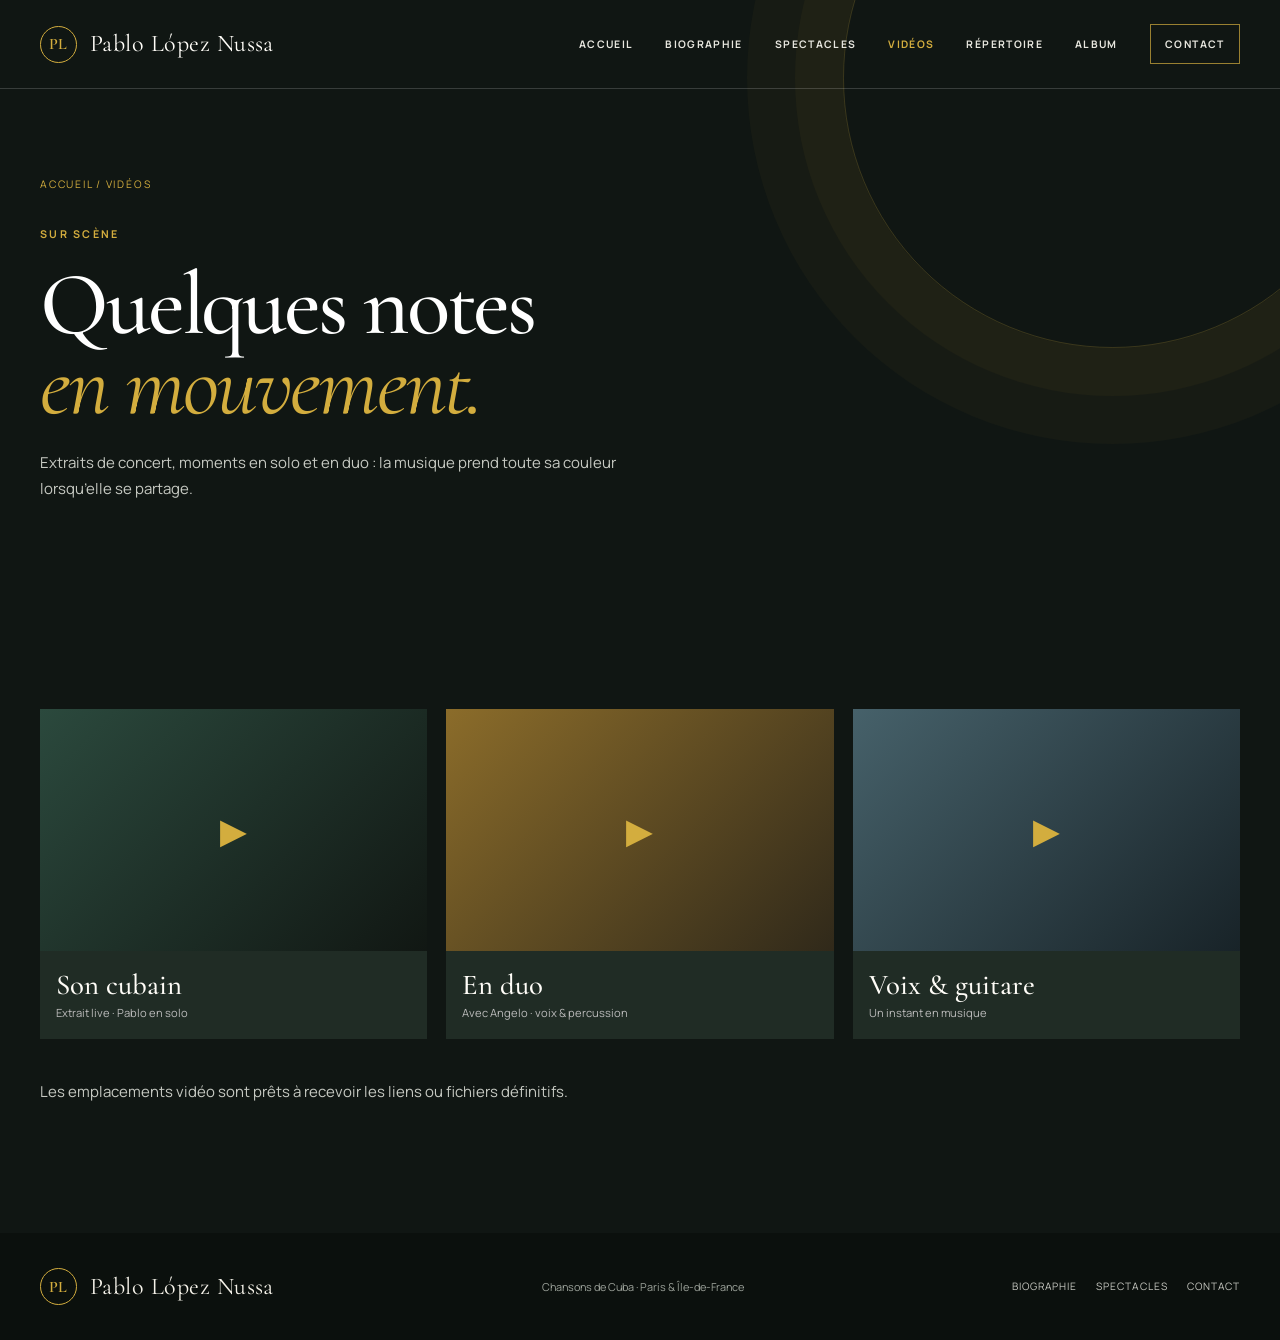
<file: theme-4/videos.html>
<!doctype html><html lang="fr"><head><meta charset="utf-8"><meta name="viewport" content="width=device-width, initial-scale=1"><meta name="description" content="Vidéos et extraits live de Pablo López Nussa."><title>Vidéos — Pablo López Nussa</title><link rel="stylesheet" href="style.css"></head><body>
<a class="skip" href="#contenu">Aller au contenu</a><header class="topbar"><div class="wrap topbar-inner"><a class="brand" href="index.html"><span class="brand-mark">PL</span><span>Pablo López Nussa</span></a><button class="menu" aria-expanded="false" aria-label="Ouvrir le menu">☰</button><nav class="nav" aria-label="Navigation principale"><a href="index.html">Accueil</a><a href="biographie.html">Biographie</a><a href="spectacles.html">Spectacles</a><a href="videos.html" aria-current="page">Vidéos</a><a href="repertoire.html">Répertoire</a><a href="album.html">Album</a><a class="nav-contact" href="contact.html">Contact</a></nav></div></header>
<main id="contenu"><section class="page-hero"><div class="wrap"><p class="breadcrumb">Accueil / Vidéos</p><p class="kicker">Sur scène</p><h1 class="page-title">Quelques notes<br><em>en mouvement.</em></h1><p class="page-intro">Extraits de concert, moments en solo et en duo : la musique prend toute sa couleur lorsqu’elle se partage.</p></div></section><section class="section section-dark"><div class="wrap"><div class="video-grid"><article class="video-card"><div class="video-art" aria-hidden="true">▶</div><h2>Son cubain</h2><p>Extrait live · Pablo en solo</p></article><article class="video-card"><div class="video-art" aria-hidden="true">▶</div><h2>En duo</h2><p>Avec Angelo · voix &amp; percussion</p></article><article class="video-card"><div class="video-art" aria-hidden="true">▶</div><h2>Voix &amp; guitare</h2><p>Un instant en musique</p></article></div><p class="page-intro" style="margin-top:2.5rem">Les emplacements vidéo sont prêts à recevoir les liens ou fichiers définitifs.</p></div></section></main>
<footer class="site-footer"><div class="wrap footer-inner"><a class="brand" href="index.html"><span class="brand-mark">PL</span><span>Pablo López Nussa</span></a><p>Chansons de Cuba · Paris &amp; Île-de-France</p><nav class="footer-nav"><a href="biographie.html">Biographie</a><a href="spectacles.html">Spectacles</a><a href="contact.html">Contact</a></nav></div></footer><script src="site.js"></script></body></html>
</file>
<file: theme-4/style.css>
@import url('https://fonts.googleapis.com/css2?family=Cormorant+Garamond:wght@400;500;600;700&family=Manrope:wght@400;500;600;700&display=swap');
:root{--ink:#17201c;--deep:#101613;--green:#25473a;--gold:#d3ad3e;--paper:#f3f0e8;--white:#fffdf8;--muted:#bcbcb2;--line:rgba(255,255,255,.17);--sans:'Manrope',Arial,sans-serif;--serif:'Cormorant Garamond',Georgia,serif;--max:1200px}
*{box-sizing:border-box}html{scroll-behavior:smooth}body{margin:0;background:var(--paper);color:var(--ink);font-family:var(--sans);font-size:15px;line-height:1.75}img,video{max-width:100%;display:block}a{color:inherit}.wrap{width:min(calc(100% - 48px),var(--max));margin-inline:auto}.skip{position:absolute;left:-9999px;top:1rem;background:white;padding:.75rem;z-index:99}.skip:focus{left:1rem}.topbar{position:absolute;inset:0 0 auto;z-index:20;color:var(--white);border-bottom:1px solid var(--line)}.topbar-inner{height:88px;display:flex;align-items:center;justify-content:space-between;gap:2rem}.brand{text-decoration:none;display:flex;align-items:center;gap:.8rem;font-family:var(--serif);font-size:1.5rem;line-height:1.05;letter-spacing:.02em}.brand-mark{display:grid;place-items:center;width:37px;height:37px;border:1px solid var(--gold);border-radius:50%;font:600 1rem var(--serif);color:var(--gold)}.nav{display:flex;align-items:center;gap:clamp(1rem,2.5vw,2.5rem)}.nav a{text-decoration:none;text-transform:uppercase;letter-spacing:.13em;font-size:.65rem;font-weight:700;color:#e8e7df}.nav a:hover,.nav a[aria-current=page]{color:var(--gold)}.nav .nav-contact{border:1px solid rgba(211,173,62,.7);padding:.6rem .9rem}.menu{display:none;border:1px solid var(--line);background:transparent;color:white;width:44px;height:42px;font-size:1.35rem}.hero{min-height:710px;height:100svh;max-height:940px;position:relative;isolation:isolate;display:flex;align-items:flex-end;background:var(--deep);color:var(--white);overflow:hidden}.hero:before{content:"";position:absolute;inset:0;z-index:-2;background:linear-gradient(90deg,rgba(12,19,15,.94) 0%,rgba(12,19,15,.72) 45%,rgba(12,19,15,.14) 100%),linear-gradient(0deg,rgba(12,19,15,.72),transparent 55%),url('assets/cuba-doors.jpg') center 44%/cover no-repeat}.hero:after{content:"";position:absolute;z-index:-1;inset:0;background:radial-gradient(ellipse at 78% 38%,transparent 0 24%,rgba(13,23,18,.2) 65%)}.hero-copy{padding-top:150px;padding-bottom:clamp(5rem,10vh,8rem);max-width:760px}.eyebrow,.kicker{margin:0 0 1.3rem;color:var(--gold);font-size:.67rem;font-weight:700;text-transform:uppercase;letter-spacing:.21em}.hero h1{font:500 clamp(4.2rem,9vw,8.5rem)/.82 var(--serif);letter-spacing:-.045em;margin:0;max-width:9ch}.hero h1 span{display:block;color:var(--gold);font-size:.55em;line-height:1.2;letter-spacing:.01em;margin-top:.3em}.hero-lede{max-width:440px;color:#eeeee8;margin:2rem 0 1.7rem;font-size:.94rem}.actions{display:flex;gap:.75rem;flex-wrap:wrap}.button{display:inline-flex;align-items:center;justify-content:center;min-height:49px;padding:.75rem 1.2rem;text-decoration:none;text-transform:uppercase;letter-spacing:.1em;font-size:.66rem;font-weight:700;transition:background .2s,color .2s,border-color .2s}.button-gold{background:var(--gold);color:var(--deep)}.button-gold:hover{background:#e3c35d}.button-outline{border:1px solid rgba(255,255,255,.65);color:white}.button-outline:hover{border-color:var(--gold);color:var(--gold)}.hero-index{position:absolute;right:max(24px,calc((100vw - var(--max))/2));bottom:3.5rem;color:rgba(255,255,255,.75);font-size:.63rem;letter-spacing:.2em;text-transform:uppercase;writing-mode:vertical-rl}.hero-index:before{content:"";width:1px;height:65px;background:var(--gold);margin:0 auto 1rem}.section{padding:clamp(5rem,10vw,9rem) 0}.section-dark{background:var(--deep);color:var(--white)}.section-green{background:var(--green);color:var(--white)}.section-paper{background:var(--paper);color:var(--ink)}.section-head{display:flex;align-items:end;justify-content:space-between;gap:3rem;margin-bottom:3.5rem}.section-head h2,.page-title{font:500 clamp(3rem,7vw,6rem)/.9 var(--serif);letter-spacing:-.035em;margin:0}.section-head h2 em,.page-title em{font-weight:400;color:var(--gold)}.section-head>p{max-width:350px;margin:0;color:var(--muted)}.section-paper .section-head>p{color:#666b65}.feature-grid{display:grid;grid-template-columns:1fr 1fr;gap:clamp(2rem,7vw,7rem);align-items:center}.feature-image{min-height:430px;position:relative;background:linear-gradient(0deg,rgba(14,20,17,.35),transparent),url('assets/cuba-doors.jpg') center 38%/cover no-repeat}.feature-image:after{content:"Pablo López Nussa";position:absolute;right:-1rem;bottom:1.5rem;padding:.65rem 1rem;background:var(--gold);color:var(--deep);font:500 1.4rem var(--serif)}.feature-copy{max-width:500px}.feature-copy h2{font:500 clamp(2.8rem,5vw,4.8rem)/.95 var(--serif);margin:0 0 1.5rem}.feature-copy h2 span{color:var(--gold)}.feature-copy p{color:#d0d3cc}.text-link{display:inline-flex;gap:1rem;align-items:center;margin-top:1rem;text-decoration:none;color:var(--gold);font-size:.68rem;text-transform:uppercase;letter-spacing:.14em;font-weight:700}.text-link:after{content:'↗';font-size:1rem}.cards{display:grid;grid-template-columns:repeat(3,1fr);gap:1px;background:var(--line);border:1px solid var(--line)}.card{background:var(--deep);padding:2rem;min-height:240px}.card .number{font:500 1rem var(--serif);color:var(--gold)}.card h3{font:500 2.3rem/1 var(--serif);margin:2.2rem 0 .7rem}.card p{font-size:.84rem;color:#c1c5be;margin:.3rem 0}.quote{font:italic 500 clamp(2rem,4vw,3.6rem)/1.2 var(--serif);max-width:880px;margin:0 auto;text-align:center}.quote-by{display:block;margin-top:1.3rem;color:var(--gold);font:700 .65rem var(--sans);letter-spacing:.17em;text-transform:uppercase}.page-hero{padding:175px 0 78px;background:var(--deep);color:white;position:relative;overflow:hidden}.page-hero:after{content:"";position:absolute;width:42vw;height:42vw;right:-8vw;top:-15vw;border:1px solid rgba(211,173,62,.22);border-radius:50%;box-shadow:0 0 0 48px rgba(211,173,62,.04),0 0 0 96px rgba(211,173,62,.03)}.page-hero .wrap{position:relative;z-index:1}.page-title{max-width:900px}.page-intro{max-width:620px;color:#c6c9c2;margin:1.5rem 0 0}.breadcrumb{margin:0 0 2rem;color:var(--gold);font-size:.65rem;text-transform:uppercase;letter-spacing:.17em}.bio-layout{display:grid;grid-template-columns:.8fr 1.2fr;gap:clamp(2rem,8vw,8rem);align-items:start}.bio-aside{position:sticky;top:2rem}.bio-aside .feature-image{min-height:450px}.bio-copy h2{font:500 2.4rem var(--serif);margin:0 0 1rem}.bio-copy p{margin:0 0 1.25rem;color:#545b54}.bio-facts{margin-top:2.5rem;border-top:1px solid #d2d0c6}.bio-facts div{padding:.8rem 0;border-bottom:1px solid #d2d0c6;display:flex;justify-content:space-between;gap:1rem}.bio-facts dt{color:#777;font-size:.75rem}.bio-facts dd{margin:0;font-weight:700;font-size:.78rem}.formula-detail{display:grid;grid-template-columns:100px 1fr auto;gap:2rem;align-items:start;border-top:1px solid rgba(255,255,255,.25);padding:2.5rem 0}.formula-detail:last-child{border-bottom:1px solid rgba(255,255,255,.25)}.formula-detail .number{font:500 2.8rem var(--serif);color:var(--gold)}.formula-detail h2{font:500 2.5rem var(--serif);margin:0}.formula-detail h3{font:700 .66rem var(--sans);text-transform:uppercase;letter-spacing:.13em;color:var(--gold);margin:.2rem 0 .8rem}.formula-detail p{max-width:620px;margin:0;color:#d0d3cc}.genre-list{display:grid;grid-template-columns:1fr 1fr;gap:0 4rem}.genre{padding:1.6rem 0;border-top:1px solid #d6d3c9}.genre h2{font:500 2rem var(--serif);margin:0 0 .5rem}.genre p{font-size:.84rem;color:#60665e;margin:0}.track-list{list-style:none;padding:0;margin:2.5rem 0 0;border-top:1px solid #d6d3c9;counter-reset:tracks}.track-list li{counter-increment:tracks;border-bottom:1px solid #d6d3c9;padding:1rem 0;display:flex;gap:1.2rem;align-items:baseline}.track-list li:before{content:counter(tracks,decimal-leading-zero);color:#9d8542;font-size:.7rem}.video-grid{display:grid;grid-template-columns:repeat(3,1fr);gap:1.2rem}.video-card{background:#202c25}.video-art{aspect-ratio:16/10;display:grid;place-items:center;color:var(--gold);font-size:2.2rem;background:linear-gradient(135deg,#2b493d,#111713)}.video-card:nth-child(2) .video-art{background:linear-gradient(135deg,#8b6c2a,#30291a)}.video-card:nth-child(3) .video-art{background:linear-gradient(135deg,#46616a,#182328)}.video-card h2{font:500 1.8rem var(--serif);margin:1rem 1rem .1rem}.video-card p{font-size:.7rem;color:#bbb;margin:0 1rem 1rem}.album-layout{display:grid;grid-template-columns:.9fr 1.1fr;gap:clamp(2rem,8vw,8rem);align-items:center}.album-cover{aspect-ratio:1;max-width:480px;background:linear-gradient(145deg,#dfbe54 0%,#9f8432 38%,#263d33 38%,#111713 100%);display:flex;align-items:end;padding:2rem;box-shadow:18px 20px 0 rgba(23,32,28,.14)}.album-cover span{font:500 clamp(2rem,5vw,4rem)/.84 var(--serif);color:white}.album-copy h2{font:500 clamp(3rem,6vw,5.5rem)/.9 var(--serif);margin:0 0 1rem}.album-copy p{color:#565f57;max-width:480px}.contact-grid{display:grid;grid-template-columns:.8fr 1.2fr;gap:5rem}.contact-details h2{font:500 2.6rem var(--serif)}.contact-details p{color:#c9ccc5}.contact-details a{color:var(--gold)}.contact-form{background:var(--paper);color:var(--ink);padding:clamp(1.5rem,4vw,3rem)}.field{margin-bottom:1.1rem}.field label{display:block;font-size:.65rem;text-transform:uppercase;letter-spacing:.12em;font-weight:700;margin-bottom:.35rem}.field input,.field select,.field textarea{width:100%;border:0;border-bottom:1px solid #a9aaa0;background:transparent;padding:.7rem 0;font:400 .9rem var(--sans);color:var(--ink)}.field textarea{resize:vertical}.site-footer{background:#0b100d;color:#f4f1e8;padding:2.2rem 0}.footer-inner{display:flex;justify-content:space-between;align-items:center;gap:2rem}.footer-inner p{font-size:.68rem;color:#9da39b;margin:0}.footer-nav{display:flex;gap:1.2rem;flex-wrap:wrap}.footer-nav a{font-size:.64rem;text-decoration:none;text-transform:uppercase;letter-spacing:.1em;color:#c8c9c2}.footer-nav a:hover{color:var(--gold)}.mobile-only{display:none}
@media(max-width:760px){.wrap{width:min(calc(100% - 36px),var(--max))}.topbar-inner{height:72px}.menu{display:block}.nav{display:none;position:absolute;top:71px;left:0;right:0;background:var(--deep);padding:1rem 18px 1.5rem;flex-direction:column;align-items:stretch;gap:0}.nav.open{display:flex}.nav a{padding:.8rem 0;border-bottom:1px solid var(--line)}.nav .nav-contact{border:0;padding:.8rem 0}.hero{min-height:680px;height:auto}.hero-copy{padding-top:130px;padding-bottom:6rem}.hero h1{font-size:clamp(4rem,17vw,6.4rem)}.hero-index{display:none}.section-head{display:block}.section-head>p{margin-top:1rem}.feature-grid,.bio-layout,.album-layout,.contact-grid{grid-template-columns:1fr;gap:2.5rem}.feature-image{min-height:340px}.cards{grid-template-columns:1fr}.card{min-height:0}.card h3{margin-top:1rem}.bio-aside{position:static}.formula-detail{grid-template-columns:55px 1fr;gap:1rem}.formula-detail>.button{grid-column:2;justify-self:start}.formula-detail h2{font-size:2rem}.genre-list,.video-grid{grid-template-columns:1fr}.video-grid{gap:1.5rem}.album-cover{max-width:420px}.footer-inner{align-items:flex-start;flex-direction:column;gap:1rem}.page-hero{padding:140px 0 58px}.mobile-only{display:block}}
@media(prefers-reduced-motion:reduce){html{scroll-behavior:auto}*,*:before,*:after{transition:none!important}}
</file>
<file: theme/style.css>
@import url('https://fonts.googleapis.com/css2?family=DM+Sans:wght@400;500;600&family=Playfair+Display:ital,wght@0,600;0,700;1,600&display=swap');
:root{--ink:#131f33;--cream:#f7f1e8;--paper:#fffdf9;--terracotta:#bf694f;--ochre:#c4933f;--muted:#5e625f;--line:#dfd5c8;--max:1120px}*{box-sizing:border-box}html{scroll-behavior:smooth}body{margin:0;background:var(--cream);color:var(--ink);font-family:'DM Sans',Arial,sans-serif;line-height:1.6}a{color:inherit}.container{width:min(calc(100% - 2.5rem),var(--max));margin:auto}.skip-link{position:absolute;top:-4rem;left:1rem;background:var(--ochre);color:var(--ink);padding:.7rem 1rem;z-index:20}.skip-link:focus{top:1rem}.site-header{position:sticky;top:0;z-index:10;background:rgba(247,241,232,.94);backdrop-filter:blur(12px);border-bottom:1px solid var(--line)}.header-inner{min-height:4.5rem;display:flex;align-items:center;justify-content:space-between}.brand{text-decoration:none;font-family:'Playfair Display',Georgia,serif;font-size:1.15rem;font-weight:600}.brand span{color:var(--terracotta)}nav{display:none;position:absolute;top:4.5rem;left:0;right:0;background:var(--paper);padding:1rem 1.25rem;border-bottom:1px solid var(--line)}nav.is-open{display:grid;gap:.25rem}nav a{padding:.8rem 0;text-decoration:none;font-weight:600}nav a:hover,nav a:focus{color:var(--terracotta)}.menu-toggle{border:0;background:none;font-size:1.6rem;min-width:44px;min-height:44px;color:var(--ink);cursor:pointer}.hero{background:var(--ink);color:#fff;padding:4rem 0 3rem;overflow:hidden}.hero-grid{display:grid;gap:2.5rem}.eyebrow{text-transform:uppercase;letter-spacing:.15em;font-size:.72rem;font-weight:600;color:var(--terracotta);margin:0 0 .8rem}.hero .eyebrow{color:#e5bd70}.hero h1{font:700 clamp(2.55rem,9vw,5rem)/1.03 'Playfair Display',Georgia,serif;margin:0 0 1.25rem}.hero h1 em{color:#e5bd70;font-weight:600}.lead{font-size:1.05rem;color:#e7e5df;max-width:36rem}.actions{display:flex;flex-wrap:wrap;gap:.75rem;margin-top:2rem}.button{display:inline-flex;align-items:center;justify-content:center;min-height:48px;padding:.7rem 1.15rem;border-radius:999px;border:1px solid transparent;text-decoration:none;font-weight:600;cursor:pointer;font:inherit}.button-primary{background:var(--terracotta);color:#fff}.button-primary:hover,.button-primary:focus{background:#a85540}.button-whatsapp{border-color:#e5bd70;color:#fff}.button-whatsapp:hover,.button-whatsapp:focus{background:#e5bd70;color:var(--ink)}.hero-media{position:relative;background:#1f2b40;border:1px solid #435067;padding:.6rem}.hero-media video{display:block;width:100%;aspect-ratio:4/3;object-fit:cover;background:#19243a}.media-label{position:absolute;z-index:1;top:1rem;left:1rem;background:var(--ochre);color:var(--ink);font-size:.72rem;padding:.35rem .6rem;text-transform:uppercase;letter-spacing:.08em}.media-note{font-size:.72rem;color:#cfd3d5;margin:.5rem 0 0}.section{padding:5rem 0}.section-tinted{background:#ece2d5}.section-heading{margin-bottom:2rem}.section h2{font:600 clamp(2rem,5vw,3.25rem)/1.1 'Playfair Display',Georgia,serif;margin:0;letter-spacing:-.02em}.intro{background:var(--paper)}.intro-grid,.repertoire-grid,.album-grid,.contact-grid,.faq-grid{display:grid;gap:2rem}.intro p:last-child{font-size:1.1rem;color:var(--muted);max-width:36rem}.cards{display:grid;gap:1rem}.card{padding:2rem;min-height:300px}.card-dark{background:var(--ink);color:#fff}.card-ochre{background:var(--ochre);color:var(--ink)}.card-number{font-size:.72rem;letter-spacing:.12em;opacity:.75}.card h3{font:600 2rem 'Playfair Display',Georgia,serif;margin:2.5rem 0 .5rem}.card p{max-width:28rem}.card ul{padding:0;margin:1.5rem 0 0;list-style:none;border-top:1px solid rgba(255,255,255,.2)}.card li{padding:.65rem 0;border-bottom:1px solid rgba(255,255,255,.2)}.card-ochre li{border-color:rgba(19,31,51,.2)}.video-grid{display:grid;grid-template-columns:1fr 1fr;gap:.75rem}.video-card{min-height:190px;padding:1rem;display:flex;flex-direction:column;justify-content:space-between;text-decoration:none;color:#fff;background:linear-gradient(145deg,#21334b,#bf694f)}.video-two{background:linear-gradient(145deg,#c4933f,#713c3c)}.video-three{background:linear-gradient(145deg,#4c5966,#131f33)}.video-four{background:linear-gradient(145deg,#bf694f,#c4933f)}.play{width:44px;height:44px;display:grid;place-items:center;border:1px solid #fff;border-radius:50%;font-size:.8rem}.video-card b,.video-card small{display:block}.video-card small{font-size:.78rem;opacity:.8}.repertoire-grid{align-items:start}.repertoire-grid>div>p:last-child{color:var(--muted)}.style-list{list-style:none;margin:0;padding:0;border-top:1px solid var(--line)}.style-list li{display:flex;gap:1rem;align-items:center;padding:1rem 0;border-bottom:1px solid var(--line);font:600 1.1rem 'Playfair Display',Georgia,serif}.style-list span{font:500 .7rem 'DM Sans';color:var(--terracotta)}.gallery{display:grid;grid-template-columns:2fr 1fr;gap:.75rem}.gallery img{width:100%;height:180px;object-fit:cover}.gallery img:first-child{height:375px;grid-row:span 2}.album{background:var(--ink);color:#fff}.album-grid{align-items:center}.album p:not(.eyebrow){color:#d9d9d4;max-width:34rem}.album-art{aspect-ratio:1;max-width:280px;background:radial-gradient(circle at 70% 25%,#e5bd70 0 14%,transparent 15%),linear-gradient(145deg,#bf694f 10%,#131f33 55%,#c4933f 56%);padding:1.5rem;display:flex;flex-direction:column;justify-content:space-between;color:#fff}.album-art span{font:600 1.2rem 'Playfair Display'}.album-art small{font:600 clamp(1.8rem,7vw,3rem)/.95 'Playfair Display'}.text-link{display:inline-block;margin-top:1rem;color:#e5bd70;text-decoration:none;font-weight:600;border-bottom:1px solid #e5bd70}.contact-section{background:var(--paper)}.contact-intro{color:var(--muted);max-width:28rem}.contact-social{display:inline-block;margin-top:1rem;color:var(--terracotta);font-weight:600}.form-row{margin-bottom:1rem}.form-row label{display:block;font-size:.86rem;font-weight:600;margin-bottom:.35rem}.form-row label span{color:var(--terracotta)}input,select,textarea{width:100%;font:inherit;border:1px solid #bcb3a7;background:#fff;padding:.75rem;border-radius:0;color:var(--ink)}input:focus,select:focus,textarea:focus,button:focus,a:focus,summary:focus{outline:3px solid #e5bd70;outline-offset:3px}.split{display:grid;grid-template-columns:1fr 1fr;gap:.75rem}.form-hint{font-size:.8rem;color:var(--muted)}.form-hint a{color:var(--terracotta)}.faq{border-top:1px solid var(--line)}details{border-bottom:1px solid var(--line);padding:1rem 0}summary{cursor:pointer;font-weight:600;padding:.25rem 0;min-height:44px}details p{color:var(--muted);margin:.75rem 0 0}.site-footer{background:var(--ink);color:#fff;padding:2rem 0}.footer-inner{display:flex;flex-direction:column;gap:1rem}.footer-inner p{margin:0}.footer-inner div{display:flex;gap:1rem;flex-wrap:wrap;color:#cfd3d5;font-size:.85rem}.footer-inner a{color:#e5bd70;text-decoration:none}@media(min-width:700px){.container{width:min(calc(100% - 5rem),var(--max))}.hero{padding:6rem 0}.hero-grid{grid-template-columns:1fr 1fr;align-items:center}.intro-grid,.repertoire-grid,.album-grid,.contact-grid,.faq-grid{grid-template-columns:1fr 1fr;gap:5rem}.cards{grid-template-columns:1fr 1fr}.gallery img{height:250px}.gallery img:first-child{height:515px}.album-art{margin:auto}.footer-inner{flex-direction:row;justify-content:space-between;align-items:center}}@media(min-width:960px){.menu-toggle{display:none}nav{position:static;display:flex;gap:1.5rem;background:none;padding:0;border:0}nav a{padding:.5rem 0}.hero h1{font-size:5.2rem}.video-grid{grid-template-columns:repeat(4,1fr)}.video-card{min-height:300px}.section{padding:7rem 0}}
@media(prefers-reduced-motion:reduce){html{scroll-behavior:auto}}
</file>
